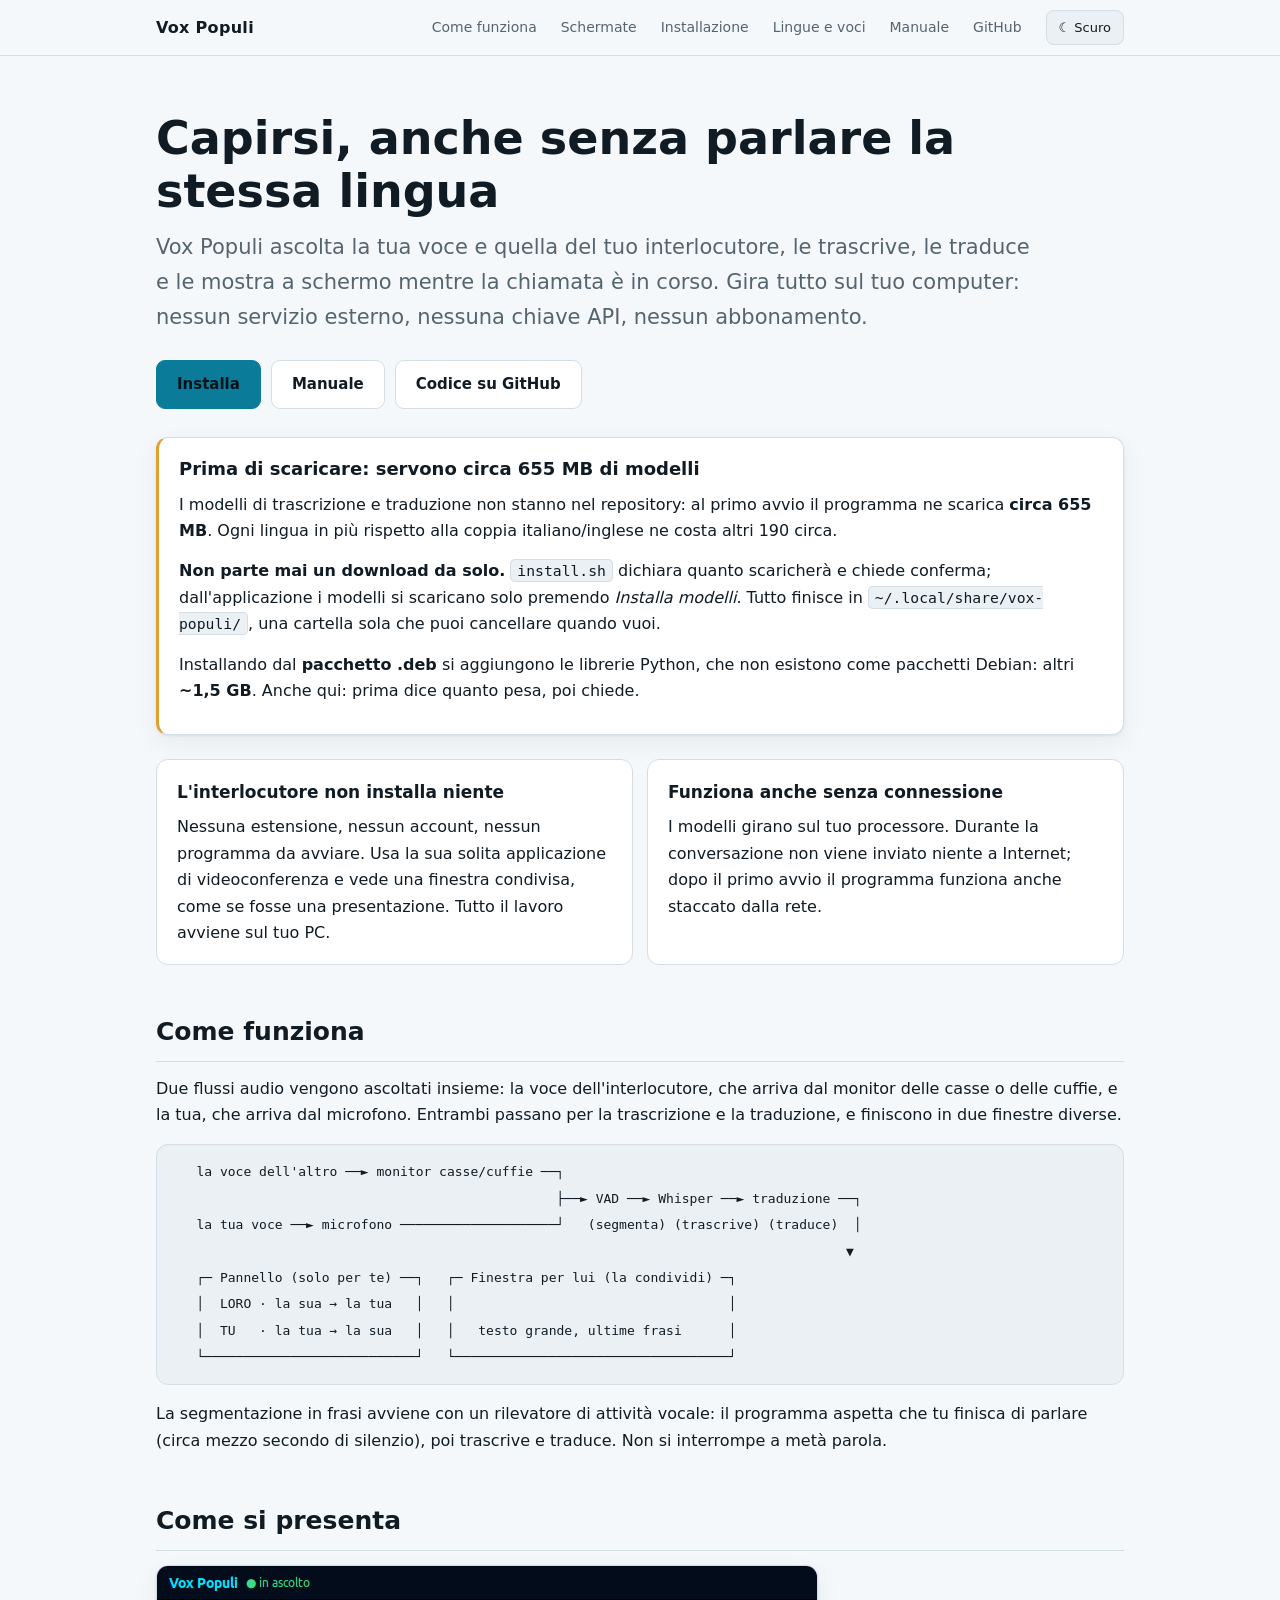
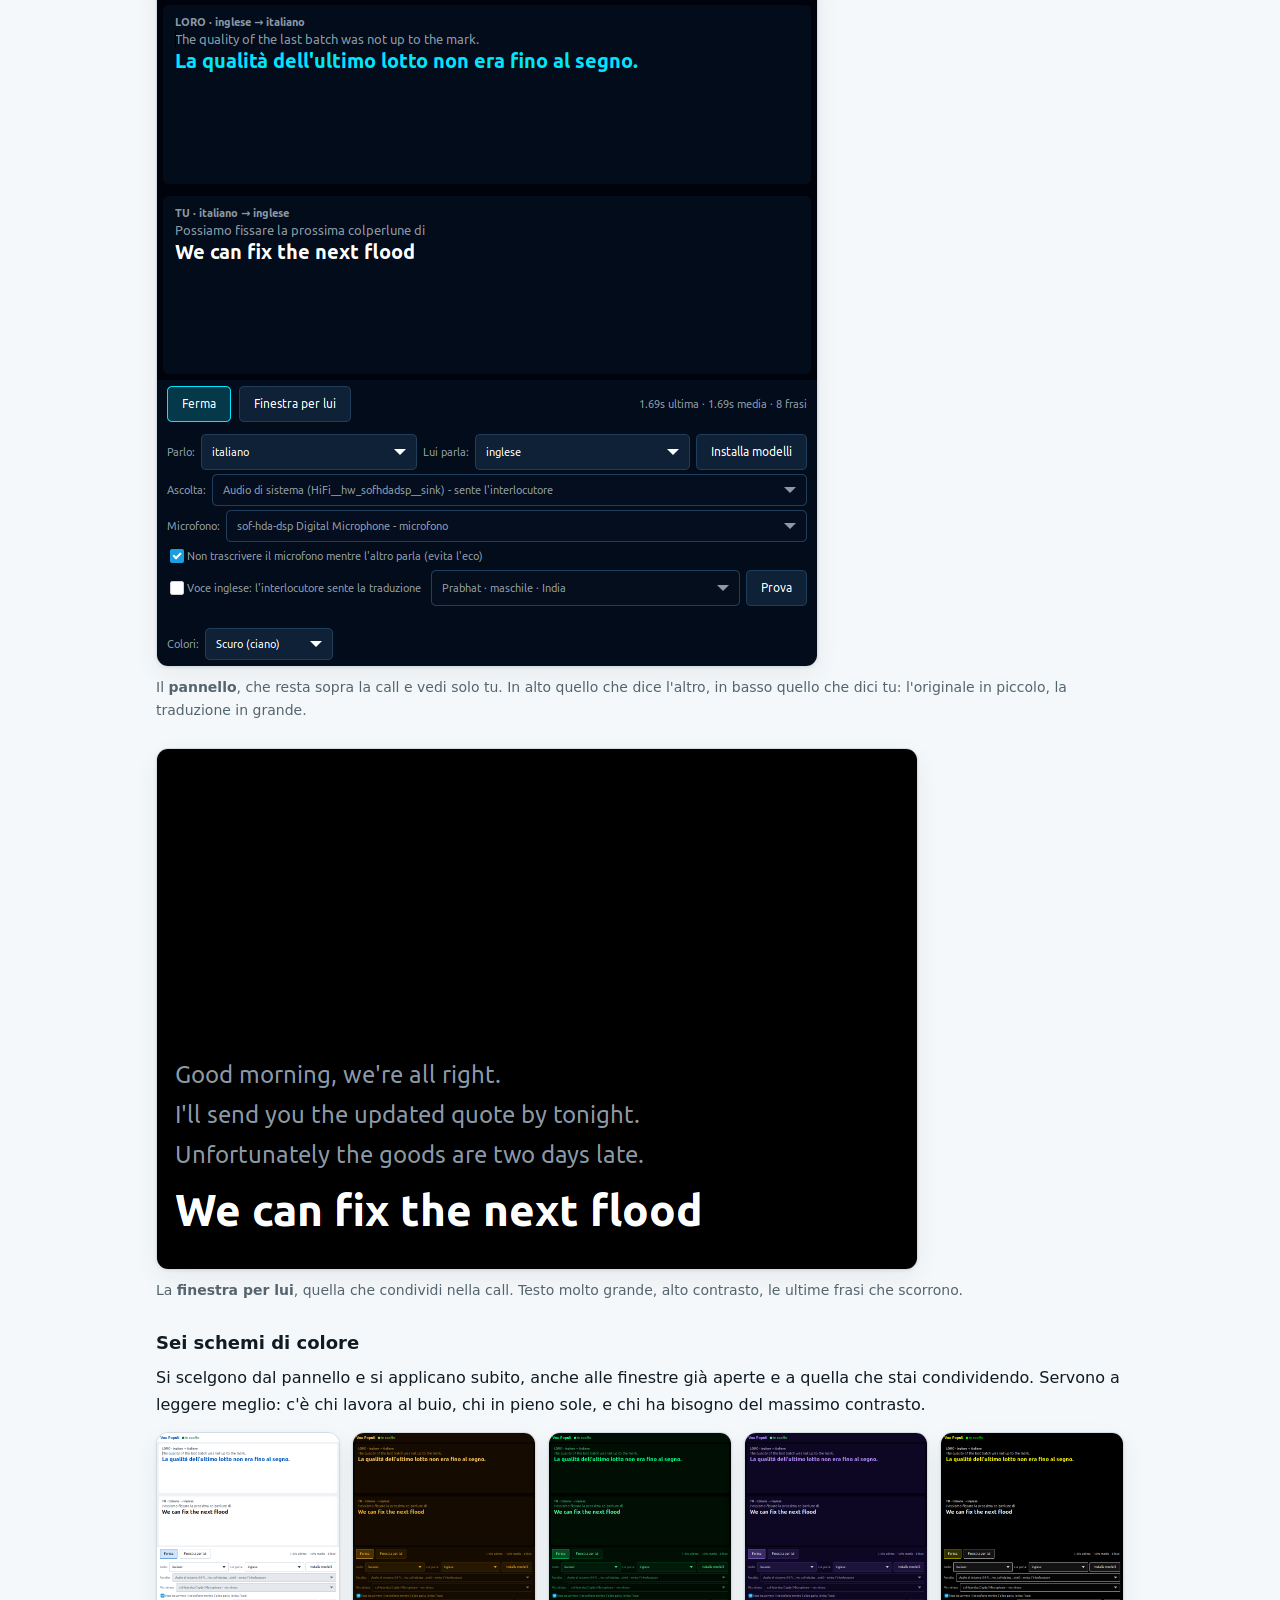
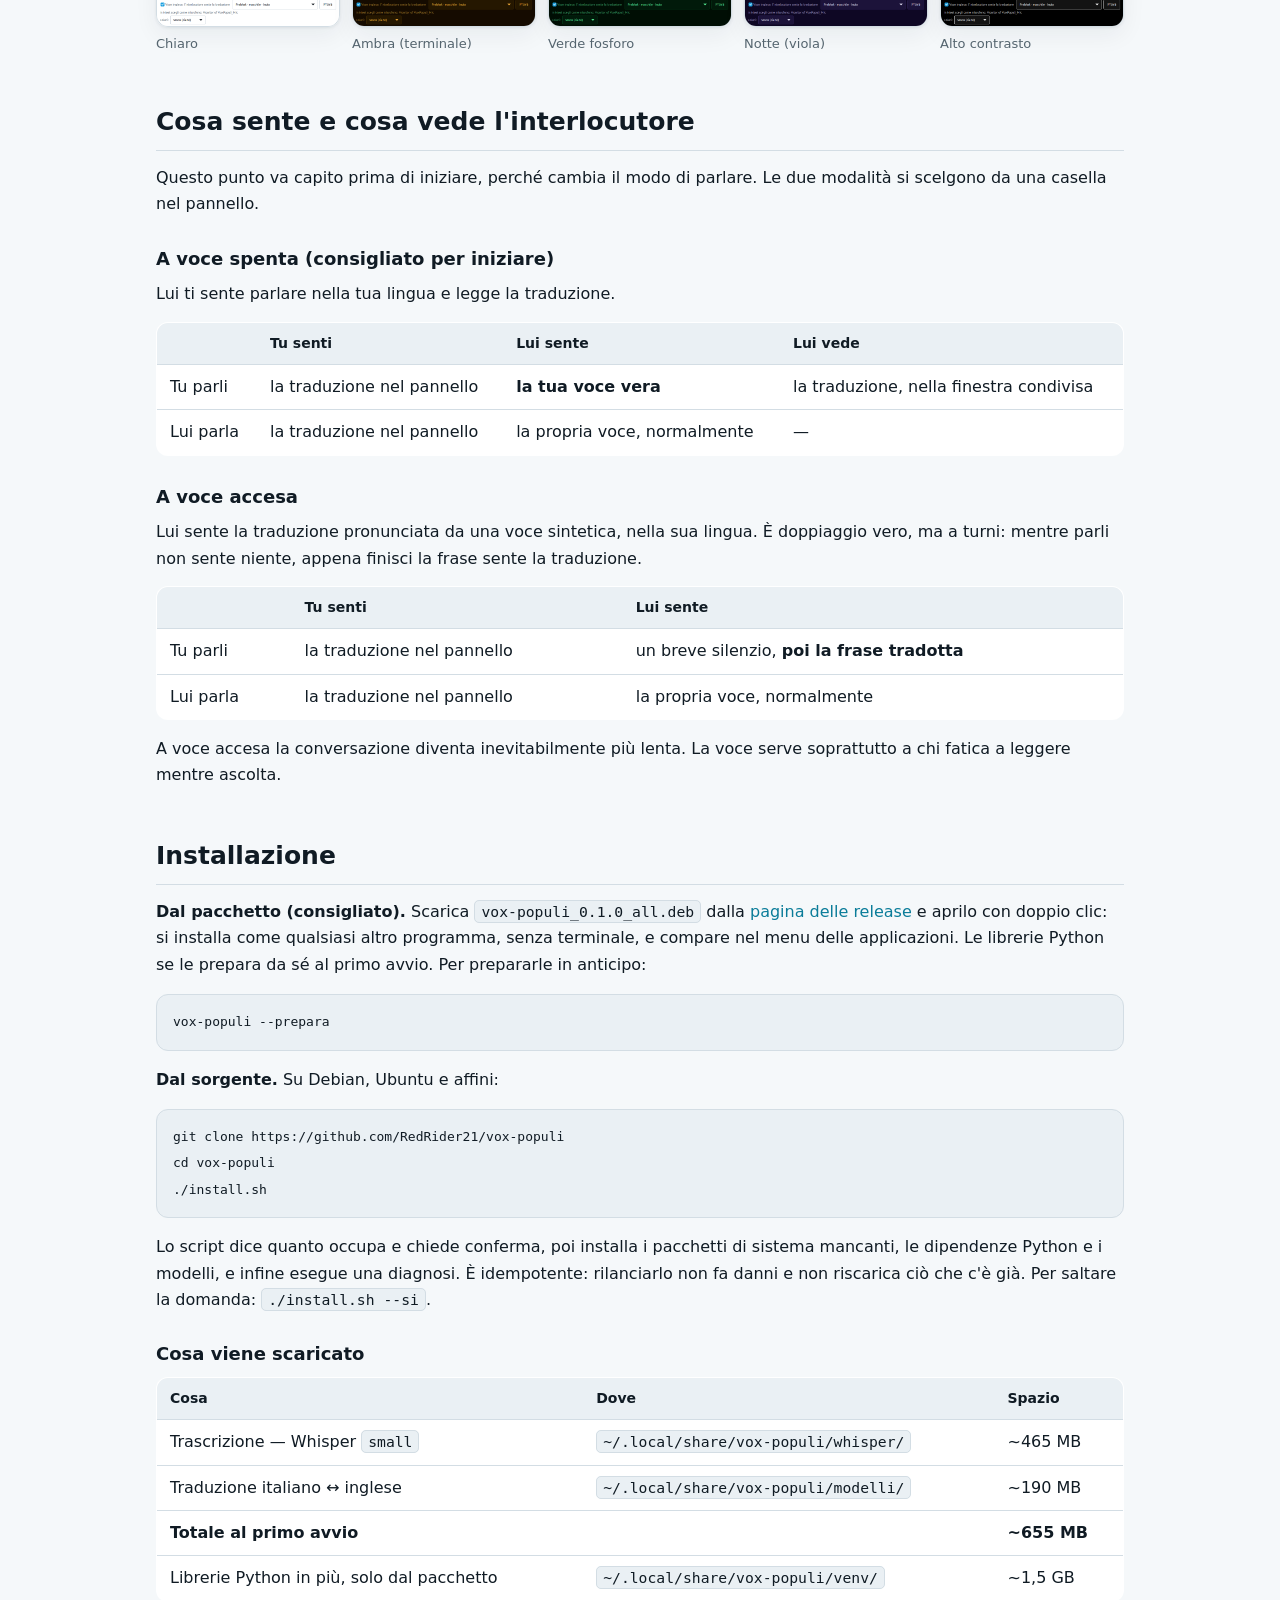
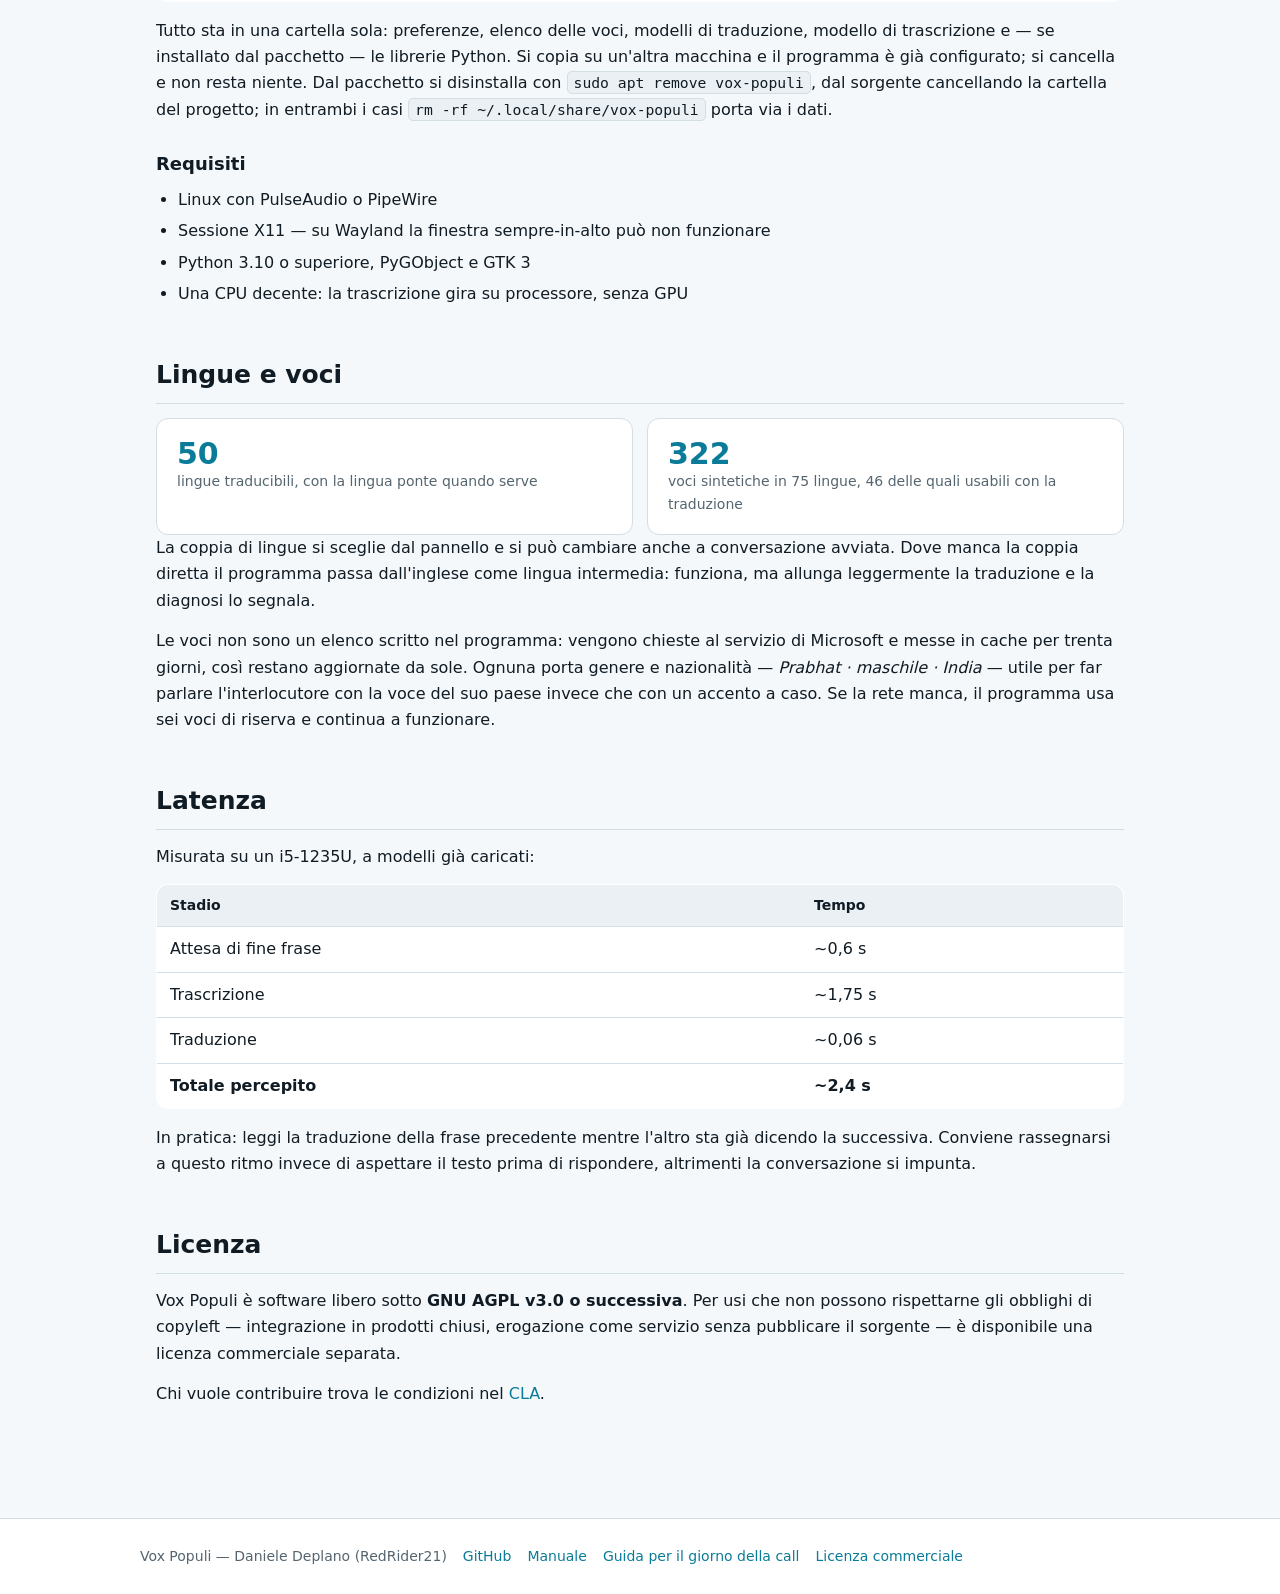
<file: docs/index.html>
<!DOCTYPE html>
<html lang="it">
<head>
<meta charset="utf-8">
<meta name="viewport" content="width=device-width, initial-scale=1">
<title>Vox Populi — traduzione simultanea per le videochiamate</title>
<meta name="description" content="Sottotitoli e voce tradotti in tempo reale per Google Meet e le altre videochiamate. Tutto in locale, nessun servizio esterno, nessuna chiave API. L'interlocutore non deve installare niente.">
<link rel="stylesheet" href="stile.css">
</head>
<body>

<header class="top">
  <div class="riga">
    <span class="marchio">Vox Populi</span>
    <nav>
      <a href="#come-funziona">Come funziona</a>
      <a href="#schermate">Schermate</a>
      <a href="#installazione">Installazione</a>
      <a href="#lingue">Lingue e voci</a>
      <a href="manuale.html">Manuale</a>
      <a href="https://github.com/RedRider21/vox-populi">GitHub</a>
    </nav>
    <button id="cambia-tema" type="button">☾ Scuro</button>
  </div>
</header>

<div class="eroe">
  <h1>Capirsi, anche senza parlare la stessa lingua</h1>
  <p class="sottotitolo">
    Vox Populi ascolta la tua voce e quella del tuo interlocutore, le trascrive,
    le traduce e le mostra a schermo mentre la chiamata è in corso. Gira tutto
    sul tuo computer: nessun servizio esterno, nessuna chiave API, nessun
    abbonamento.
  </p>
  <div class="pulsanti">
    <a class="pulsante principale" href="#installazione">Installa</a>
    <a class="pulsante" href="manuale.html">Manuale</a>
    <a class="pulsante" href="https://github.com/RedRider21/vox-populi">Codice su GitHub</a>
  </div>
</div>

<main>

<section>
  <div class="avviso attenzione">
    <h3>Prima di scaricare: servono circa 655 MB di modelli</h3>
    <p>
      I modelli di trascrizione e traduzione non stanno nel repository: al primo
      avvio il programma ne scarica <strong>circa 655 MB</strong>. Ogni lingua in
      più rispetto alla coppia italiano/inglese ne costa altri 190 circa.
    </p>
    <p>
      <strong>Non parte mai un download da solo.</strong> <code>install.sh</code>
      dichiara quanto scaricherà e chiede conferma; dall'applicazione i modelli si
      scaricano solo premendo <em>Installa modelli</em>. Tutto finisce in
      <code>~/.local/share/vox-populi/</code>, una cartella sola che puoi
      cancellare quando vuoi.
    </p>
    <p>
      Installando dal <strong>pacchetto .deb</strong> si aggiungono le librerie
      Python, che non esistono come pacchetti Debian: altri
      <strong>~1,5 GB</strong>. Anche qui: prima dice quanto pesa, poi chiede.
    </p>
  </div>

  <div class="griglia due">
    <div class="scheda">
      <h3>L'interlocutore non installa niente</h3>
      <p>
        Nessuna estensione, nessun account, nessun programma da avviare. Usa la
        sua solita applicazione di videoconferenza e vede una finestra condivisa,
        come se fosse una presentazione. Tutto il lavoro avviene sul tuo PC.
      </p>
    </div>
    <div class="scheda">
      <h3>Funziona anche senza connessione</h3>
      <p>
        I modelli girano sul tuo processore. Durante la conversazione non viene
        inviato niente a Internet; dopo il primo avvio il programma funziona
        anche staccato dalla rete.
      </p>
    </div>
  </div>
</section>

<section id="come-funziona">
  <h2>Come funziona</h2>
  <p>
    Due flussi audio vengono ascoltati insieme: la voce dell'interlocutore, che
    arriva dal monitor delle casse o delle cuffie, e la tua, che arriva dal
    microfono. Entrambi passano per la trascrizione e la traduzione, e finiscono
    in due finestre diverse.
  </p>
<pre><code>   la voce dell'altro ──► monitor casse/cuffie ──┐
                                                 ├──► VAD ──► Whisper ──► traduzione ──┐
   la tua voce ──► microfono ────────────────────┘   (segmenta) (trascrive) (traduce)  │
                                                                                      ▼
   ┌─ Pannello (solo per te) ──┐   ┌─ Finestra per lui (la condividi) ─┐
   │  LORO · la sua → la tua   │   │                                   │
   │  TU   · la tua → la sua   │   │   testo grande, ultime frasi      │
   └───────────────────────────┘   └───────────────────────────────────┘</code></pre>
  <p>
    La segmentazione in frasi avviene con un rilevatore di attività vocale: il
    programma aspetta che tu finisca di parlare (circa mezzo secondo di
    silenzio), poi trascrive e traduce. Non si interrompe a metà parola.
  </p>
</section>

<section id="schermate">
  <h2>Come si presenta</h2>

  <figure>
    <img src="img/pannello.png" alt="Il pannello con la conversazione in corso: in alto la traduzione di quello che dice l'interlocutore, in basso la propria">
    <figcaption>
      Il <strong>pannello</strong>, che resta sopra la call e vedi solo tu. In alto
      quello che dice l'altro, in basso quello che dici tu: l'originale in piccolo,
      la traduzione in grande.
    </figcaption>
  </figure>

  <figure>
    <img src="img/speaker.png" alt="La finestra condivisa con le frasi tradotte in testo molto grande">
    <figcaption>
      La <strong>finestra per lui</strong>, quella che condividi nella call. Testo
      molto grande, alto contrasto, le ultime frasi che scorrono.
    </figcaption>
  </figure>

  <h3>Sei schemi di colore</h3>
  <p>
    Si scelgono dal pannello e si applicano subito, anche alle finestre già
    aperte e a quella che stai condividendo. Servono a leggere meglio: c'è chi
    lavora al buio, chi in pieno sole, e chi ha bisogno del massimo contrasto.
  </p>
  <div class="temi">
    <figure>
      <img src="img/tema-chiaro.png" alt="Tema chiaro">
      <figcaption>Chiaro</figcaption>
    </figure>
    <figure>
      <img src="img/tema-ambra.png" alt="Tema ambra, colori da terminale">
      <figcaption>Ambra (terminale)</figcaption>
    </figure>
    <figure>
      <img src="img/tema-verde.png" alt="Tema verde fosforo">
      <figcaption>Verde fosforo</figcaption>
    </figure>
    <figure>
      <img src="img/tema-notte.png" alt="Tema notte, viola">
      <figcaption>Notte (viola)</figcaption>
    </figure>
    <figure>
      <img src="img/tema-contrasto.png" alt="Tema ad alto contrasto, bianco su nero">
      <figcaption>Alto contrasto</figcaption>
    </figure>
  </div>
</section>

<section>
  <h2>Cosa sente e cosa vede l'interlocutore</h2>
  <p>
    Questo punto va capito prima di iniziare, perché cambia il modo di parlare.
    Le due modalità si scelgono da una casella nel pannello.
  </p>

  <h3>A voce spenta (consigliato per iniziare)</h3>
  <p>Lui ti sente parlare nella tua lingua e legge la traduzione.</p>
  <table>
    <tr><th></th><th>Tu senti</th><th>Lui sente</th><th>Lui vede</th></tr>
    <tr><td>Tu parli</td><td>la traduzione nel pannello</td><td><strong>la tua voce vera</strong></td><td>la traduzione, nella finestra condivisa</td></tr>
    <tr><td>Lui parla</td><td>la traduzione nel pannello</td><td>la propria voce, normalmente</td><td>—</td></tr>
  </table>

  <h3>A voce accesa</h3>
  <p>
    Lui sente la traduzione pronunciata da una voce sintetica, nella sua lingua.
    È doppiaggio vero, ma a turni: mentre parli non sente niente, appena finisci
    la frase sente la traduzione.
  </p>
  <table>
    <tr><th></th><th>Tu senti</th><th>Lui sente</th></tr>
    <tr><td>Tu parli</td><td>la traduzione nel pannello</td><td>un breve silenzio, <strong>poi la frase tradotta</strong></td></tr>
    <tr><td>Lui parla</td><td>la traduzione nel pannello</td><td>la propria voce, normalmente</td></tr>
  </table>
  <p>
    A voce accesa la conversazione diventa inevitabilmente più lenta. La voce
    serve soprattutto a chi fatica a leggere mentre ascolta.
  </p>
</section>

<section id="installazione">
  <h2>Installazione</h2>

  <p><strong>Dal pacchetto (consigliato).</strong> Scarica
  <code>vox-populi_0.1.0_all.deb</code> dalla
  <a href="https://github.com/RedRider21/vox-populi/releases/latest">pagina delle
  release</a> e aprilo con doppio clic: si installa come qualsiasi altro
  programma, senza terminale, e compare nel menu delle applicazioni. Le librerie
  Python se le prepara da sé al primo avvio. Per prepararle in anticipo:</p>
<pre><code>vox-populi --prepara</code></pre>

  <p><strong>Dal sorgente.</strong> Su Debian, Ubuntu e affini:</p>
<pre><code>git clone https://github.com/RedRider21/vox-populi
cd vox-populi
./install.sh</code></pre>
  <p>
    Lo script dice quanto occupa e chiede conferma, poi installa i pacchetti di
    sistema mancanti, le dipendenze Python e i modelli, e infine esegue una
    diagnosi. È idempotente: rilanciarlo non fa danni e non riscarica ciò che
    c'è già. Per saltare la domanda: <code>./install.sh --si</code>.
  </p>

  <h3>Cosa viene scaricato</h3>
  <table>
    <tr><th>Cosa</th><th>Dove</th><th>Spazio</th></tr>
    <tr><td>Trascrizione — Whisper <code>small</code></td><td><code>~/.local/share/vox-populi/whisper/</code></td><td>~465 MB</td></tr>
    <tr><td>Traduzione italiano ↔ inglese</td><td><code>~/.local/share/vox-populi/modelli/</code></td><td>~190 MB</td></tr>
    <tr><td><strong>Totale al primo avvio</strong></td><td></td><td><strong>~655 MB</strong></td></tr>
    <tr><td>Librerie Python in più, solo dal pacchetto</td><td><code>~/.local/share/vox-populi/venv/</code></td><td>~1,5 GB</td></tr>
  </table>
  <p>
    Tutto sta in una cartella sola: preferenze, elenco delle voci, modelli di
    traduzione, modello di trascrizione e — se installato dal pacchetto — le
    librerie Python. Si copia su un'altra macchina e il programma è già
    configurato; si cancella e non resta niente. Dal pacchetto si disinstalla con
    <code>sudo apt remove vox-populi</code>, dal sorgente cancellando la cartella
    del progetto; in entrambi i casi
    <code>rm -rf ~/.local/share/vox-populi</code> porta via i dati.
  </p>

  <h3>Requisiti</h3>
  <ul>
    <li>Linux con PulseAudio o PipeWire</li>
    <li>Sessione X11 — su Wayland la finestra sempre-in-alto può non funzionare</li>
    <li>Python 3.10 o superiore, PyGObject e GTK 3</li>
    <li>Una CPU decente: la trascrizione gira su processore, senza GPU</li>
  </ul>
</section>

<section id="lingue">
  <h2>Lingue e voci</h2>
  <div class="griglia due">
    <div class="scheda">
      <div class="numero">50</div>
      <div class="etichetta">lingue traducibili, con la lingua ponte quando serve</div>
    </div>
    <div class="scheda">
      <div class="numero">322</div>
      <div class="etichetta">voci sintetiche in 75 lingue, 46 delle quali usabili con la traduzione</div>
    </div>
  </div>
  <p>
    La coppia di lingue si sceglie dal pannello e si può cambiare anche a
    conversazione avviata. Dove manca la coppia diretta il programma passa
    dall'inglese come lingua intermedia: funziona, ma allunga leggermente la
    traduzione e la diagnosi lo segnala.
  </p>
  <p>
    Le voci non sono un elenco scritto nel programma: vengono chieste al
    servizio di Microsoft e messe in cache per trenta giorni, così restano
    aggiornate da sole. Ognuna porta genere e nazionalità — <em>Prabhat ·
    maschile · India</em> — utile per far parlare l'interlocutore con la voce del
    suo paese invece che con un accento a caso. Se la rete manca, il programma
    usa sei voci di riserva e continua a funzionare.
  </p>
</section>

<section>
  <h2>Latenza</h2>
  <p>Misurata su un i5-1235U, a modelli già caricati:</p>
  <table>
    <tr><th>Stadio</th><th>Tempo</th></tr>
    <tr><td>Attesa di fine frase</td><td>~0,6 s</td></tr>
    <tr><td>Trascrizione</td><td>~1,75 s</td></tr>
    <tr><td>Traduzione</td><td>~0,06 s</td></tr>
    <tr><td><strong>Totale percepito</strong></td><td><strong>~2,4 s</strong></td></tr>
  </table>
  <p>
    In pratica: leggi la traduzione della frase precedente mentre l'altro sta già
    dicendo la successiva. Conviene rassegnarsi a questo ritmo invece di
    aspettare il testo prima di rispondere, altrimenti la conversazione si
    impunta.
  </p>
</section>

<section>
  <h2>Licenza</h2>
  <p>
    Vox Populi è software libero sotto <strong>GNU AGPL v3.0 o successiva</strong>.
    Per usi che non possono rispettarne gli obblighi di copyleft — integrazione in
    prodotti chiusi, erogazione come servizio senza pubblicare il sorgente — è
    disponibile una licenza commerciale separata.
  </p>
  <p>
    Chi vuole contribuire trova le condizioni nel
    <a href="https://github.com/RedRider21/vox-populi/blob/master/CLA.md">CLA</a>.
  </p>
</section>

</main>

<footer>
  <div class="riga">
    <span>Vox Populi — Daniele Deplano (RedRider21)</span>
    <a href="https://github.com/RedRider21/vox-populi">GitHub</a>
    <a href="manuale.html">Manuale</a>
    <a href="guida-call.html">Guida per il giorno della call</a>
    <a href="https://github.com/RedRider21/vox-populi/blob/master/COMMERCIAL.md">Licenza commerciale</a>
  </div>
</footer>

<button id="torna-su" type="button" aria-label="Torna su">↑</button>

<script src="sito.js"></script>
</body>
</html>
</file>
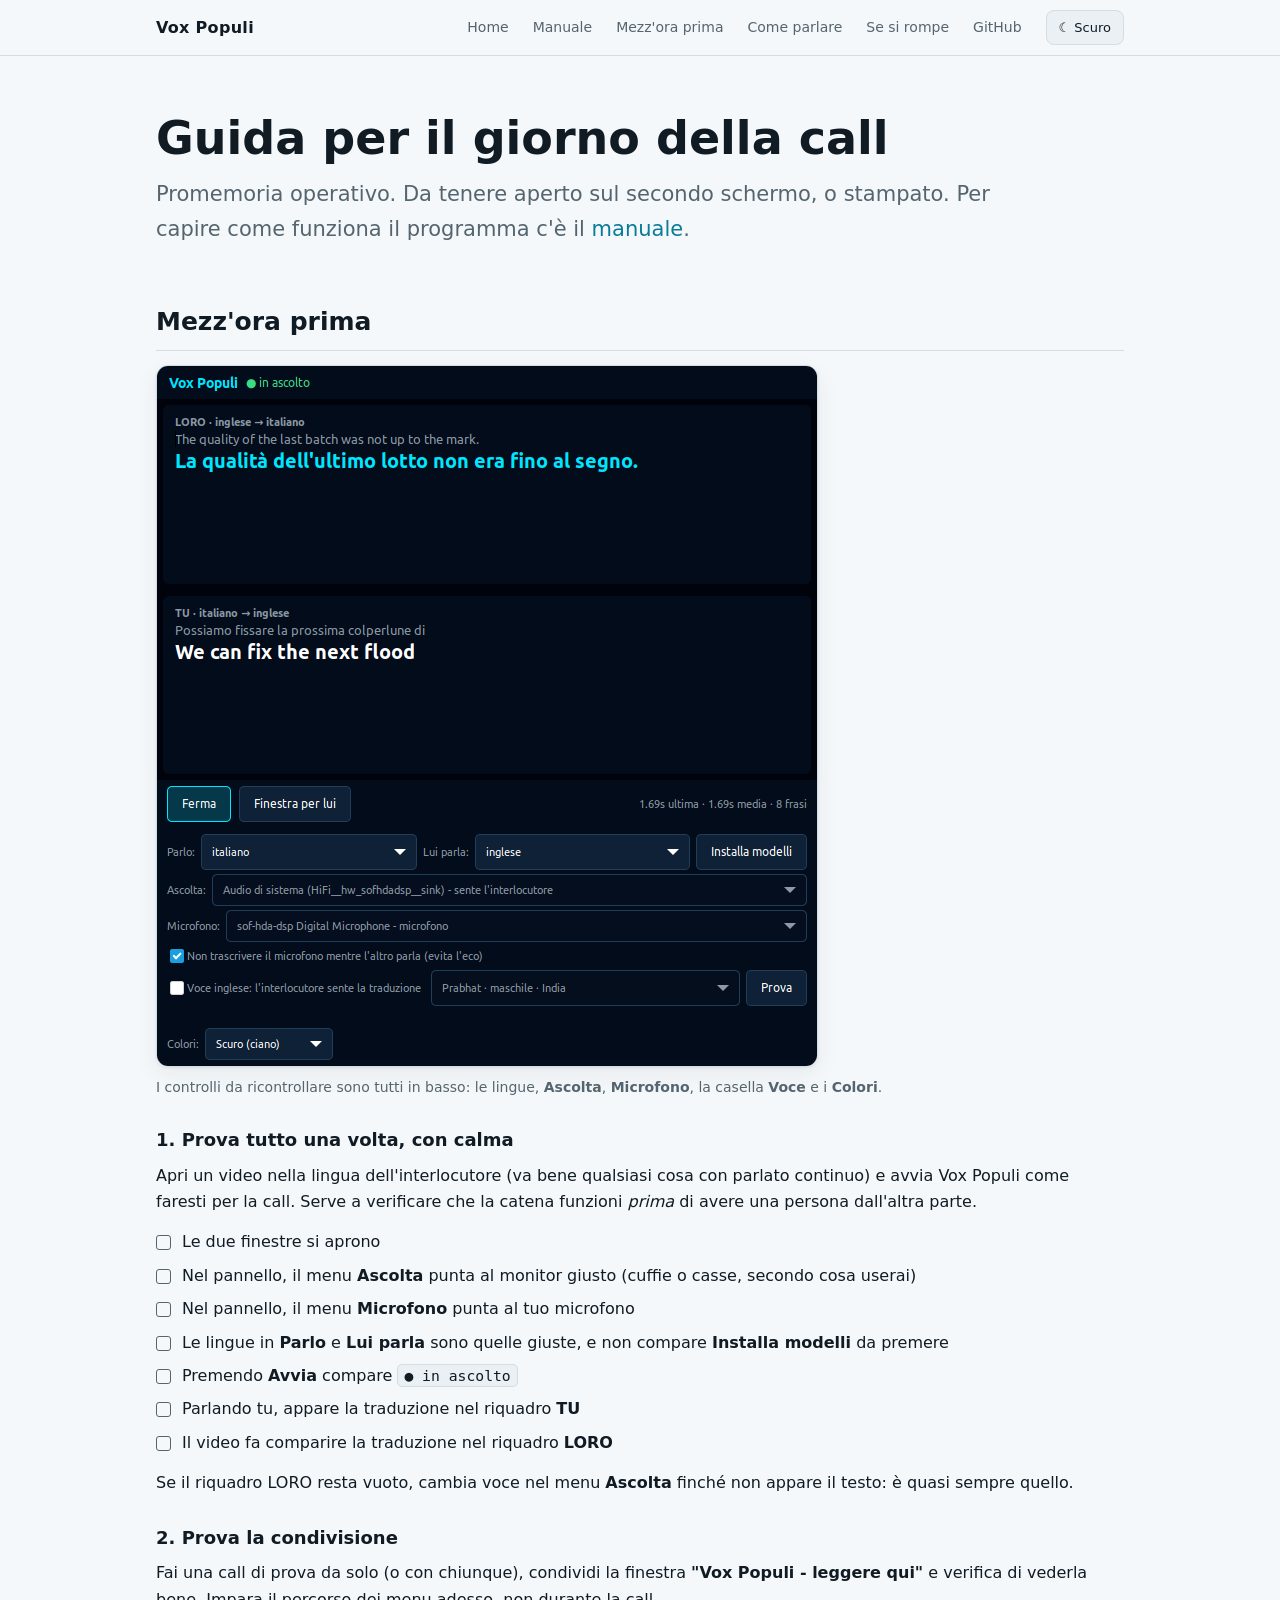
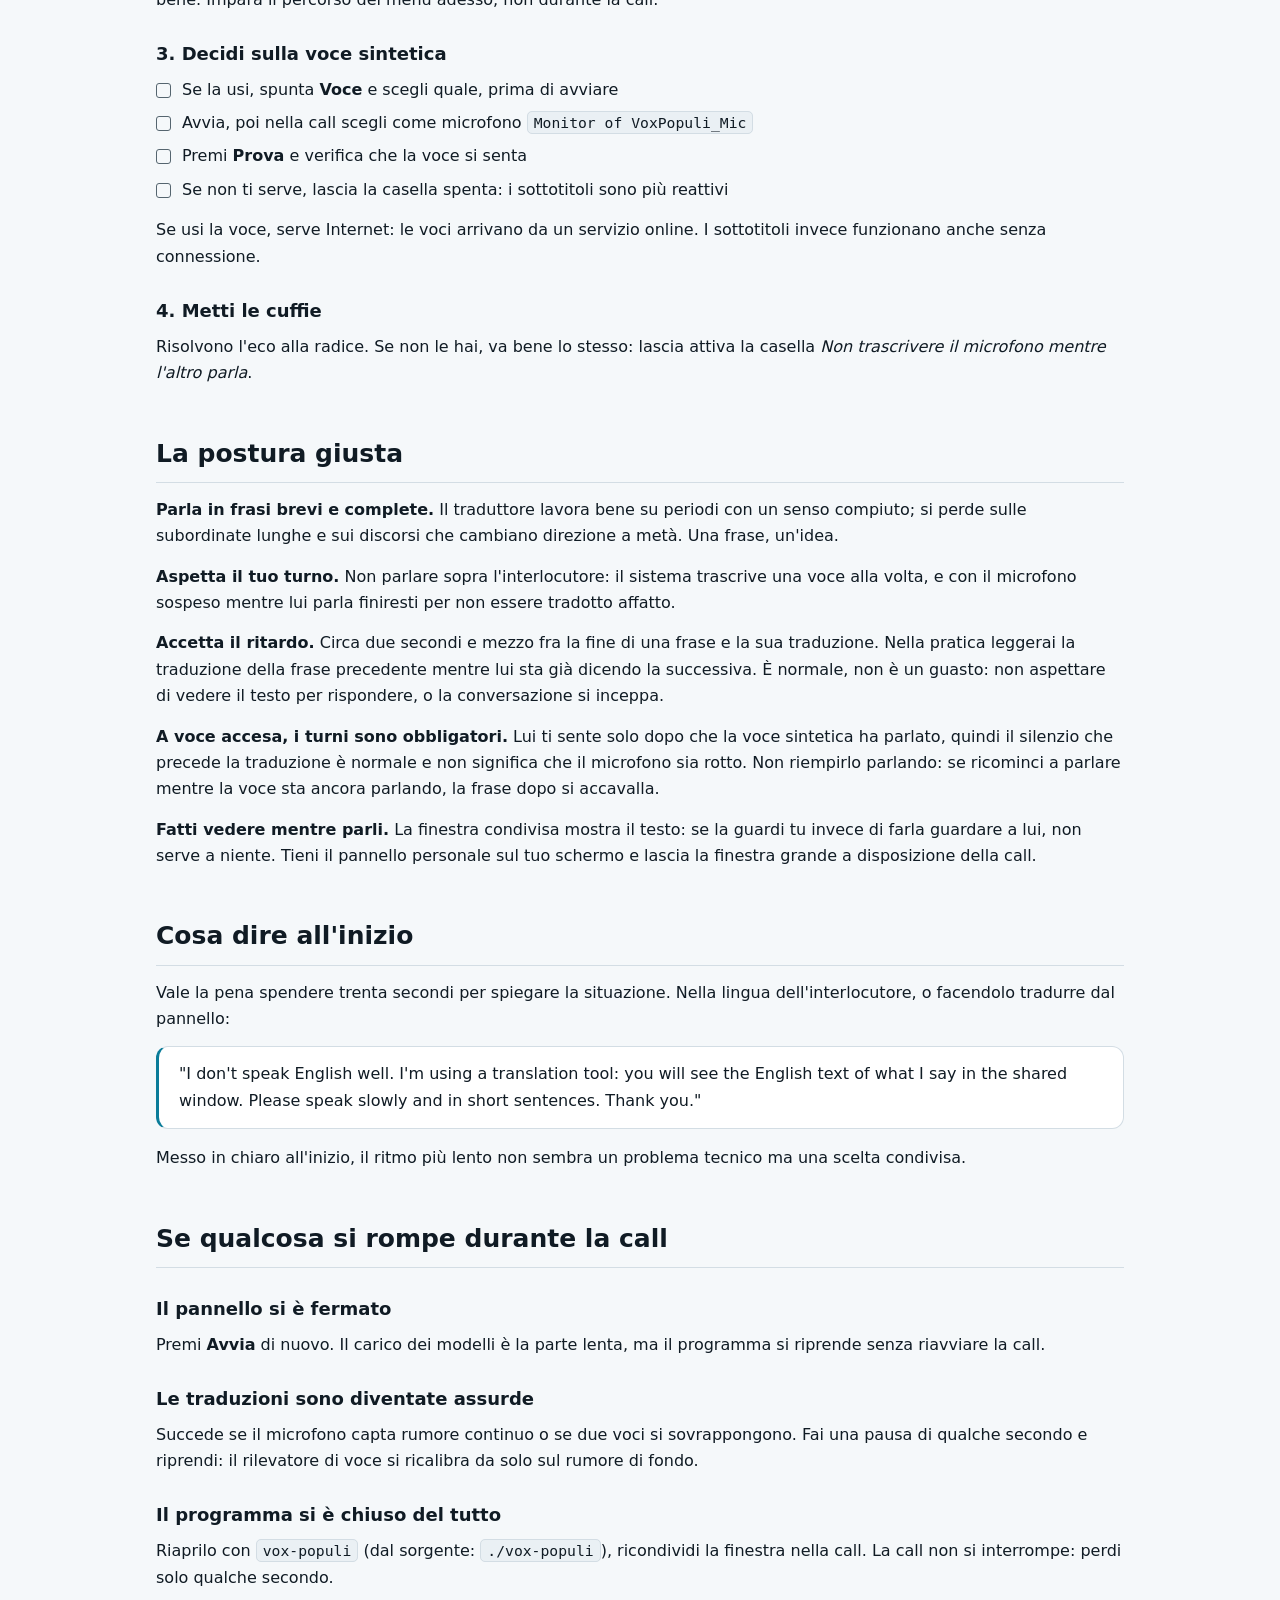
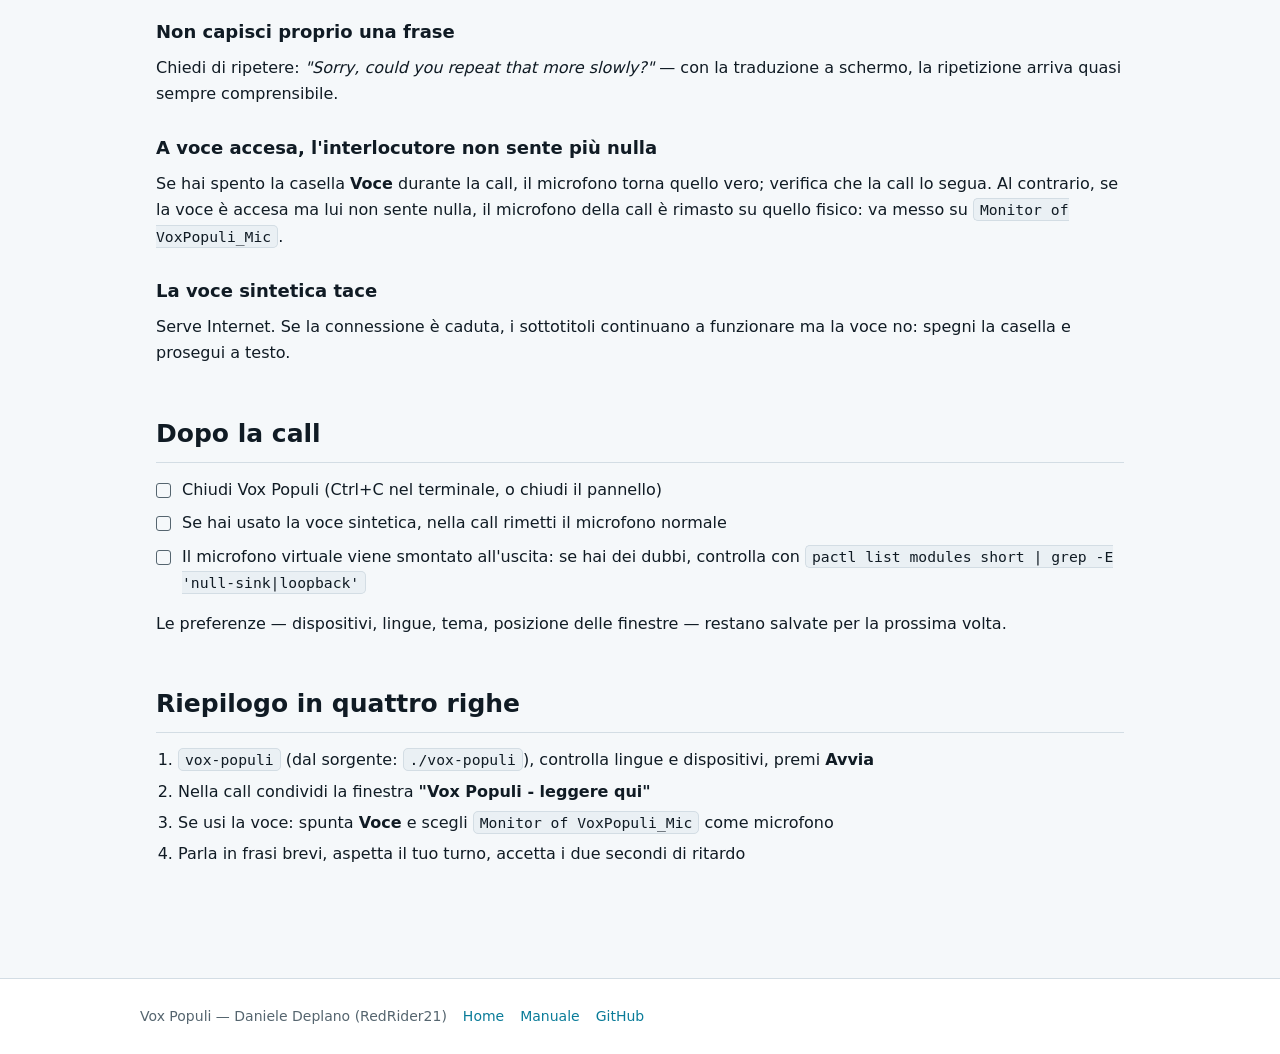
<file: docs/guida-call.html>
<!DOCTYPE html>
<html lang="it">
<head>
<meta charset="utf-8">
<meta name="viewport" content="width=device-width, initial-scale=1">
<title>Guida per il giorno della call — Vox Populi</title>
<meta name="description" content="Promemoria operativo per il giorno della videochiamata con Vox Populi: cosa provare mezz'ora prima, come parlare, cosa dire all'inizio, cosa fare se qualcosa si rompe.">
<link rel="stylesheet" href="stile.css">
<style>
  /* Le caselle di spunta sono promemoria da leggere, non da premere: qui
     restano quadratini vuoti, come su carta. */
  .lista-spunta { list-style: none; padding-left: 0; }
  .lista-spunta li { padding-left: 26px; position: relative; margin-bottom: 7px; }
  .lista-spunta li::before {
    content: ""; position: absolute; left: 0; top: 6px;
    width: 13px; height: 13px; border: 1.5px solid var(--testo-tenue);
    border-radius: 3px;
  }
  blockquote {
    margin: 0 0 16px; padding: 14px 20px;
    background: var(--fondo-2); border: 1px solid var(--bordo);
    border-left: 3px solid var(--accent); border-radius: var(--raggio);
  }
  blockquote p:last-child { margin-bottom: 0; }
</style>
</head>
<body>

<header class="top">
  <div class="riga">
    <span class="marchio"><a href="index.html" style="color:inherit">Vox Populi</a></span>
    <nav>
      <a href="index.html">Home</a>
      <a href="manuale.html">Manuale</a>
      <a href="#prima">Mezz'ora prima</a>
      <a href="#postura">Come parlare</a>
      <a href="#guasti">Se si rompe</a>
      <a href="https://github.com/RedRider21/vox-populi">GitHub</a>
    </nav>
    <button id="cambia-tema" type="button">☾ Scuro</button>
  </div>
</header>

<div class="eroe">
  <h1>Guida per il giorno della call</h1>
  <p class="sottotitolo">
    Promemoria operativo. Da tenere aperto sul secondo schermo, o stampato.
    Per capire come funziona il programma c'è il <a href="manuale.html">manuale</a>.
  </p>
</div>

<main>

<section id="prima">
  <h2>Mezz'ora prima</h2>

  <figure>
    <img src="img/pannello.png" alt="Il pannello, con in basso i menu delle lingue, di Ascolta, Microfono, la casella della voce e i Colori">
    <figcaption>
      I controlli da ricontrollare sono tutti in basso: le lingue, <strong>Ascolta</strong>,
      <strong>Microfono</strong>, la casella <strong>Voce</strong> e i <strong>Colori</strong>.
    </figcaption>
  </figure>

  <h3>1. Prova tutto una volta, con calma</h3>
  <p>
    Apri un video nella lingua dell'interlocutore (va bene qualsiasi cosa con
    parlato continuo) e avvia Vox Populi come faresti per la call. Serve a
    verificare che la catena funzioni <em>prima</em> di avere una persona
    dall'altra parte.
  </p>
  <ul class="lista-spunta">
    <li>Le due finestre si aprono</li>
    <li>Nel pannello, il menu <strong>Ascolta</strong> punta al monitor giusto (cuffie o casse, secondo cosa userai)</li>
    <li>Nel pannello, il menu <strong>Microfono</strong> punta al tuo microfono</li>
    <li>Le lingue in <strong>Parlo</strong> e <strong>Lui parla</strong> sono quelle giuste, e non compare <strong>Installa modelli</strong> da premere</li>
    <li>Premendo <strong>Avvia</strong> compare <code>● in ascolto</code></li>
    <li>Parlando tu, appare la traduzione nel riquadro <strong>TU</strong></li>
    <li>Il video fa comparire la traduzione nel riquadro <strong>LORO</strong></li>
  </ul>
  <p>
    Se il riquadro LORO resta vuoto, cambia voce nel menu <strong>Ascolta</strong>
    finché non appare il testo: è quasi sempre quello.
  </p>

  <h3>2. Prova la condivisione</h3>
  <p>
    Fai una call di prova da solo (o con chiunque), condividi la finestra
    <strong>"Vox Populi - leggere qui"</strong> e verifica di vederla bene. Impara
    il percorso dei menu adesso, non durante la call.
  </p>

  <h3>3. Decidi sulla voce sintetica</h3>
  <ul class="lista-spunta">
    <li>Se la usi, spunta <strong>Voce</strong> e scegli quale, prima di avviare</li>
    <li>Avvia, poi nella call scegli come microfono <code>Monitor of VoxPopuli_Mic</code></li>
    <li>Premi <strong>Prova</strong> e verifica che la voce si senta</li>
    <li>Se non ti serve, lascia la casella spenta: i sottotitoli sono più reattivi</li>
  </ul>
  <p>
    Se usi la voce, serve Internet: le voci arrivano da un servizio online. I
    sottotitoli invece funzionano anche senza connessione.
  </p>

  <h3>4. Metti le cuffie</h3>
  <p>
    Risolvono l'eco alla radice. Se non le hai, va bene lo stesso: lascia attiva
    la casella <em>Non trascrivere il microfono mentre l'altro parla</em>.
  </p>
</section>

<section id="postura">
  <h2>La postura giusta</h2>

  <p>
    <strong>Parla in frasi brevi e complete.</strong> Il traduttore lavora bene su
    periodi con un senso compiuto; si perde sulle subordinate lunghe e sui
    discorsi che cambiano direzione a metà. Una frase, un'idea.
  </p>
  <p>
    <strong>Aspetta il tuo turno.</strong> Non parlare sopra l'interlocutore: il
    sistema trascrive una voce alla volta, e con il microfono sospeso mentre lui
    parla finiresti per non essere tradotto affatto.
  </p>
  <p>
    <strong>Accetta il ritardo.</strong> Circa due secondi e mezzo fra la fine di
    una frase e la sua traduzione. Nella pratica leggerai la traduzione della
    frase precedente mentre lui sta già dicendo la successiva. È normale, non è un
    guasto: non aspettare di vedere il testo per rispondere, o la conversazione si
    inceppa.
  </p>
  <p>
    <strong>A voce accesa, i turni sono obbligatori.</strong> Lui ti sente solo
    dopo che la voce sintetica ha parlato, quindi il silenzio che precede la
    traduzione è normale e non significa che il microfono sia rotto. Non riempirlo
    parlando: se ricominci a parlare mentre la voce sta ancora parlando, la frase
    dopo si accavalla.
  </p>
  <p>
    <strong>Fatti vedere mentre parli.</strong> La finestra condivisa mostra il
    testo: se la guardi tu invece di farla guardare a lui, non serve a niente.
    Tieni il pannello personale sul tuo schermo e lascia la finestra grande a
    disposizione della call.
  </p>
</section>

<section id="inizio">
  <h2>Cosa dire all'inizio</h2>
  <p>
    Vale la pena spendere trenta secondi per spiegare la situazione. Nella lingua
    dell'interlocutore, o facendolo tradurre dal pannello:
  </p>
  <blockquote>
    <p>
      "I don't speak English well. I'm using a translation tool: you will see the
      English text of what I say in the shared window. Please speak slowly and in
      short sentences. Thank you."
    </p>
  </blockquote>
  <p>
    Messo in chiaro all'inizio, il ritmo più lento non sembra un problema tecnico
    ma una scelta condivisa.
  </p>
</section>

<section id="guasti">
  <h2>Se qualcosa si rompe durante la call</h2>

  <h3>Il pannello si è fermato</h3>
  <p>
    Premi <strong>Avvia</strong> di nuovo. Il carico dei modelli è la parte lenta,
    ma il programma si riprende senza riavviare la call.
  </p>

  <h3>Le traduzioni sono diventate assurde</h3>
  <p>
    Succede se il microfono capta rumore continuo o se due voci si sovrappongono.
    Fai una pausa di qualche secondo e riprendi: il rilevatore di voce si
    ricalibra da solo sul rumore di fondo.
  </p>

  <h3>Il programma si è chiuso del tutto</h3>
  <p>
    Riaprilo con <code>vox-populi</code> (dal sorgente: <code>./vox-populi</code>), ricondividi la finestra nella call. La
    call non si interrompe: perdi solo qualche secondo.
  </p>

  <h3>Non capisci proprio una frase</h3>
  <p>
    Chiedi di ripetere: <em>"Sorry, could you repeat that more slowly?"</em> — con
    la traduzione a schermo, la ripetizione arriva quasi sempre comprensibile.
  </p>

  <h3>A voce accesa, l'interlocutore non sente più nulla</h3>
  <p>
    Se hai spento la casella <strong>Voce</strong> durante la call, il microfono
    torna quello vero; verifica che la call lo segua. Al contrario, se la voce è
    accesa ma lui non sente nulla, il microfono della call è rimasto su quello
    fisico: va messo su <code>Monitor of VoxPopuli_Mic</code>.
  </p>

  <h3>La voce sintetica tace</h3>
  <p>
    Serve Internet. Se la connessione è caduta, i sottotitoli continuano a
    funzionare ma la voce no: spegni la casella e prosegui a testo.
  </p>
</section>

<section id="dopo">
  <h2>Dopo la call</h2>
  <ul class="lista-spunta">
    <li>Chiudi Vox Populi (Ctrl+C nel terminale, o chiudi il pannello)</li>
    <li>Se hai usato la voce sintetica, nella call rimetti il microfono normale</li>
    <li>Il microfono virtuale viene smontato all'uscita: se hai dei dubbi, controlla con <code>pactl list modules short | grep -E 'null-sink|loopback'</code></li>
  </ul>
  <p>
    Le preferenze — dispositivi, lingue, tema, posizione delle finestre — restano
    salvate per la prossima volta.
  </p>
</section>

<section id="riepilogo">
  <h2>Riepilogo in quattro righe</h2>
  <ol>
    <li><code>vox-populi</code> (dal sorgente: <code>./vox-populi</code>), controlla lingue e dispositivi, premi <strong>Avvia</strong></li>
    <li>Nella call condividi la finestra <strong>"Vox Populi - leggere qui"</strong></li>
    <li>Se usi la voce: spunta <strong>Voce</strong> e scegli <code>Monitor of VoxPopuli_Mic</code> come microfono</li>
    <li>Parla in frasi brevi, aspetta il tuo turno, accetta i due secondi di ritardo</li>
  </ol>
</section>

</main>

<footer>
  <div class="riga">
    <span>Vox Populi — Daniele Deplano (RedRider21)</span>
    <a href="index.html">Home</a>
    <a href="manuale.html">Manuale</a>
    <a href="https://github.com/RedRider21/vox-populi">GitHub</a>
  </div>
</footer>

<button id="torna-su" type="button" aria-label="Torna su">↑</button>

<script src="sito.js"></script>
</body>
</html>
</file>
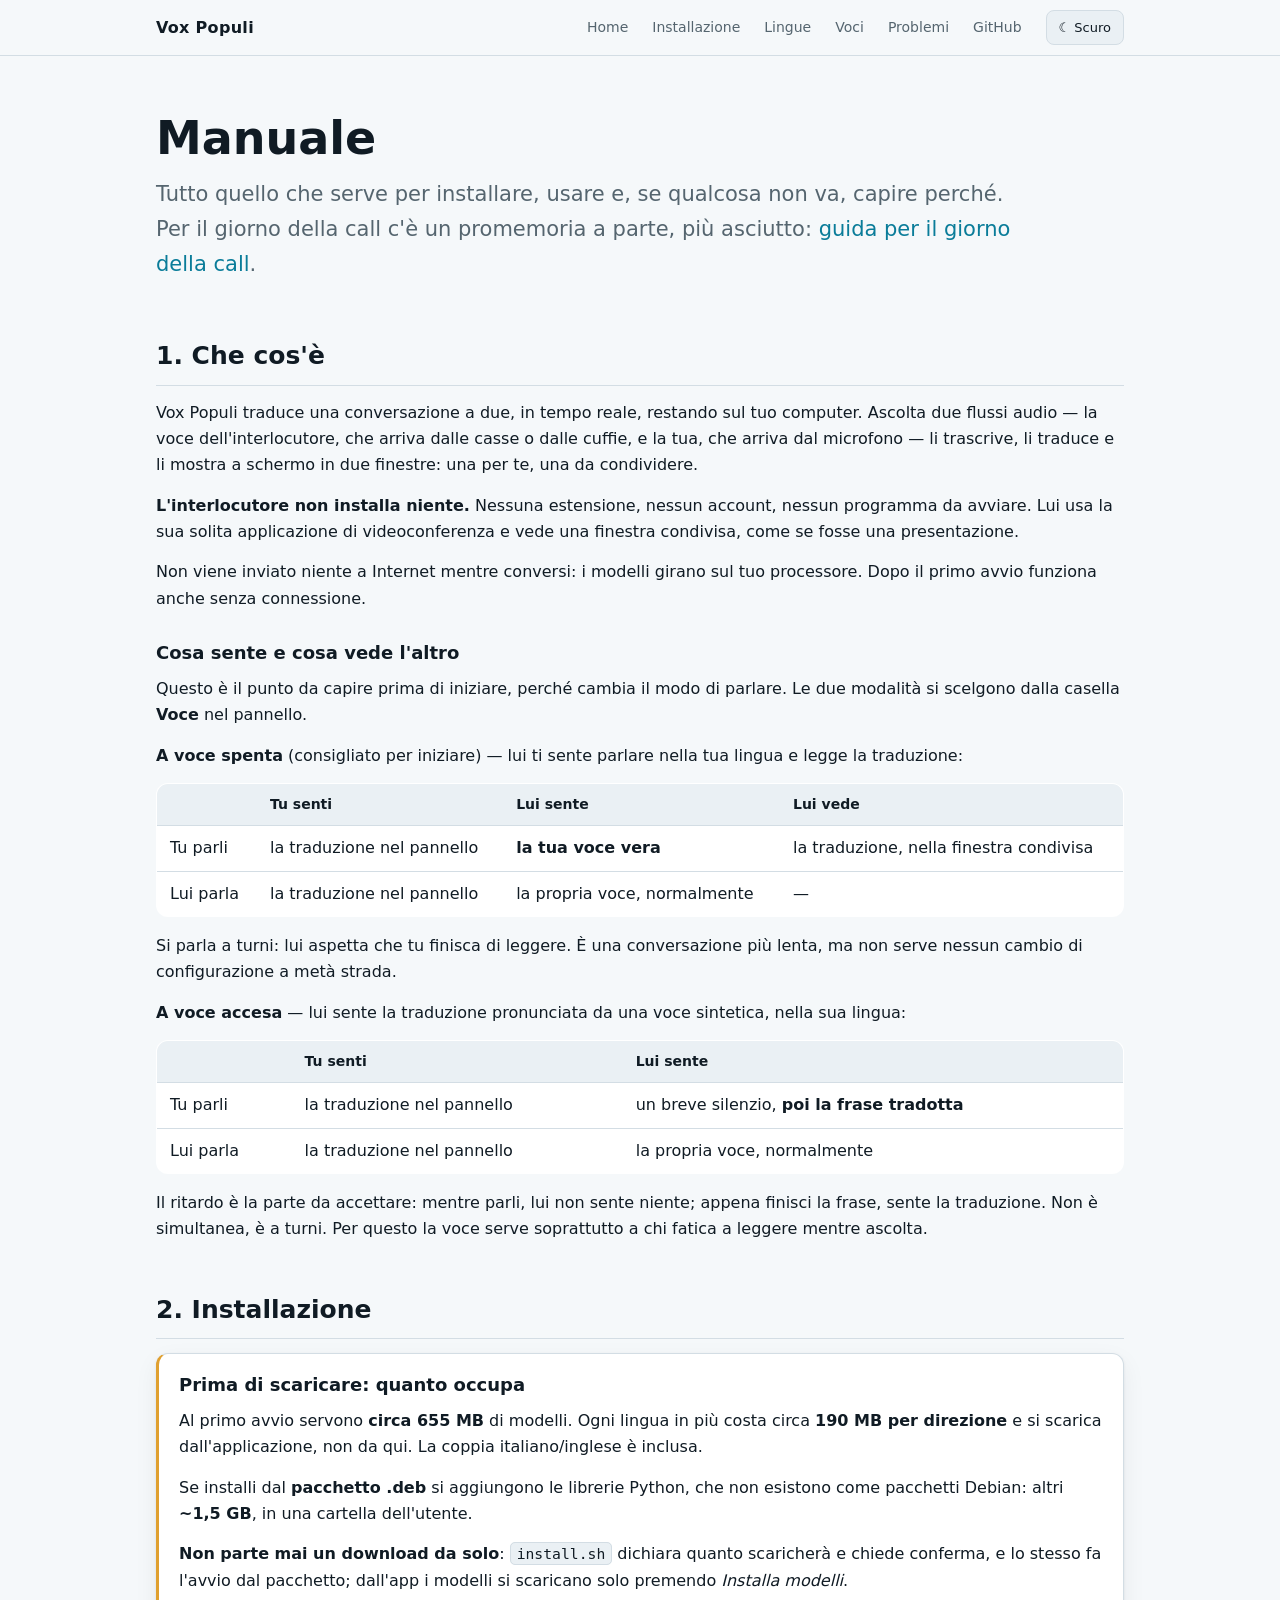
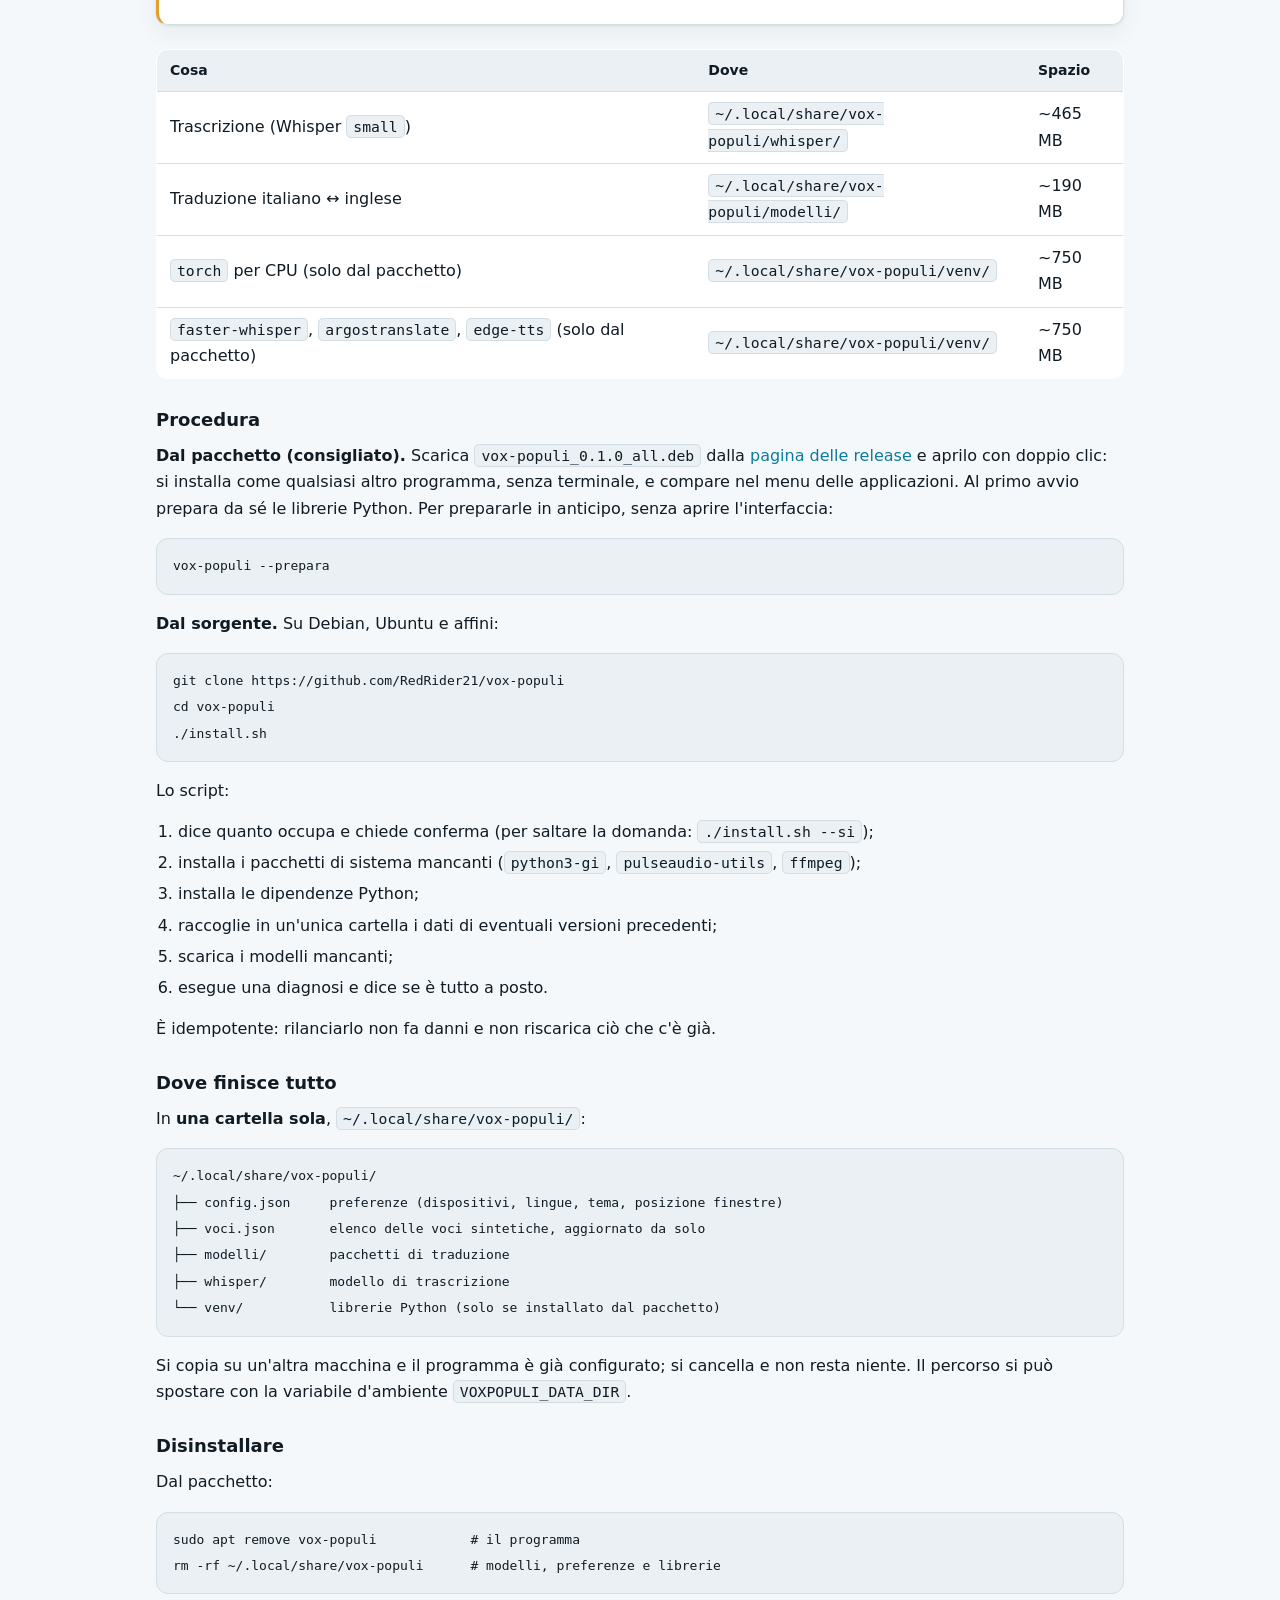
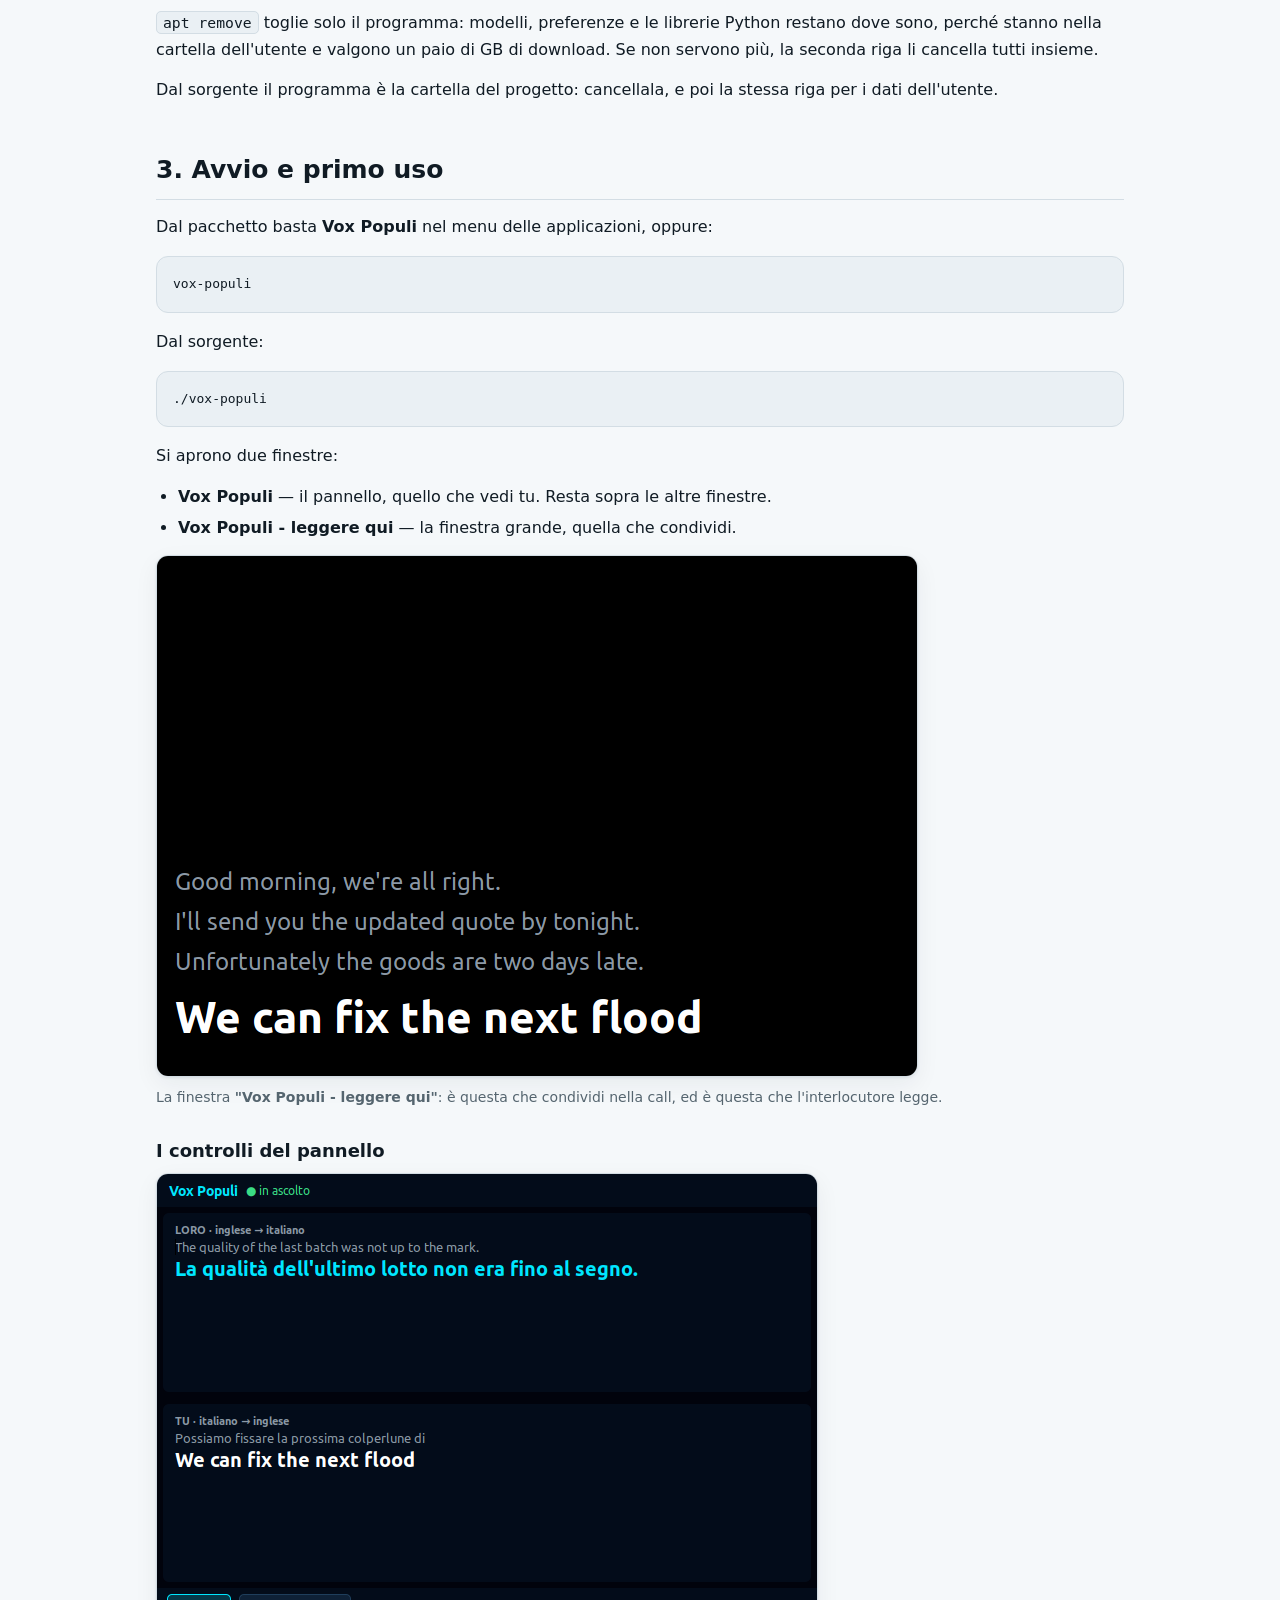
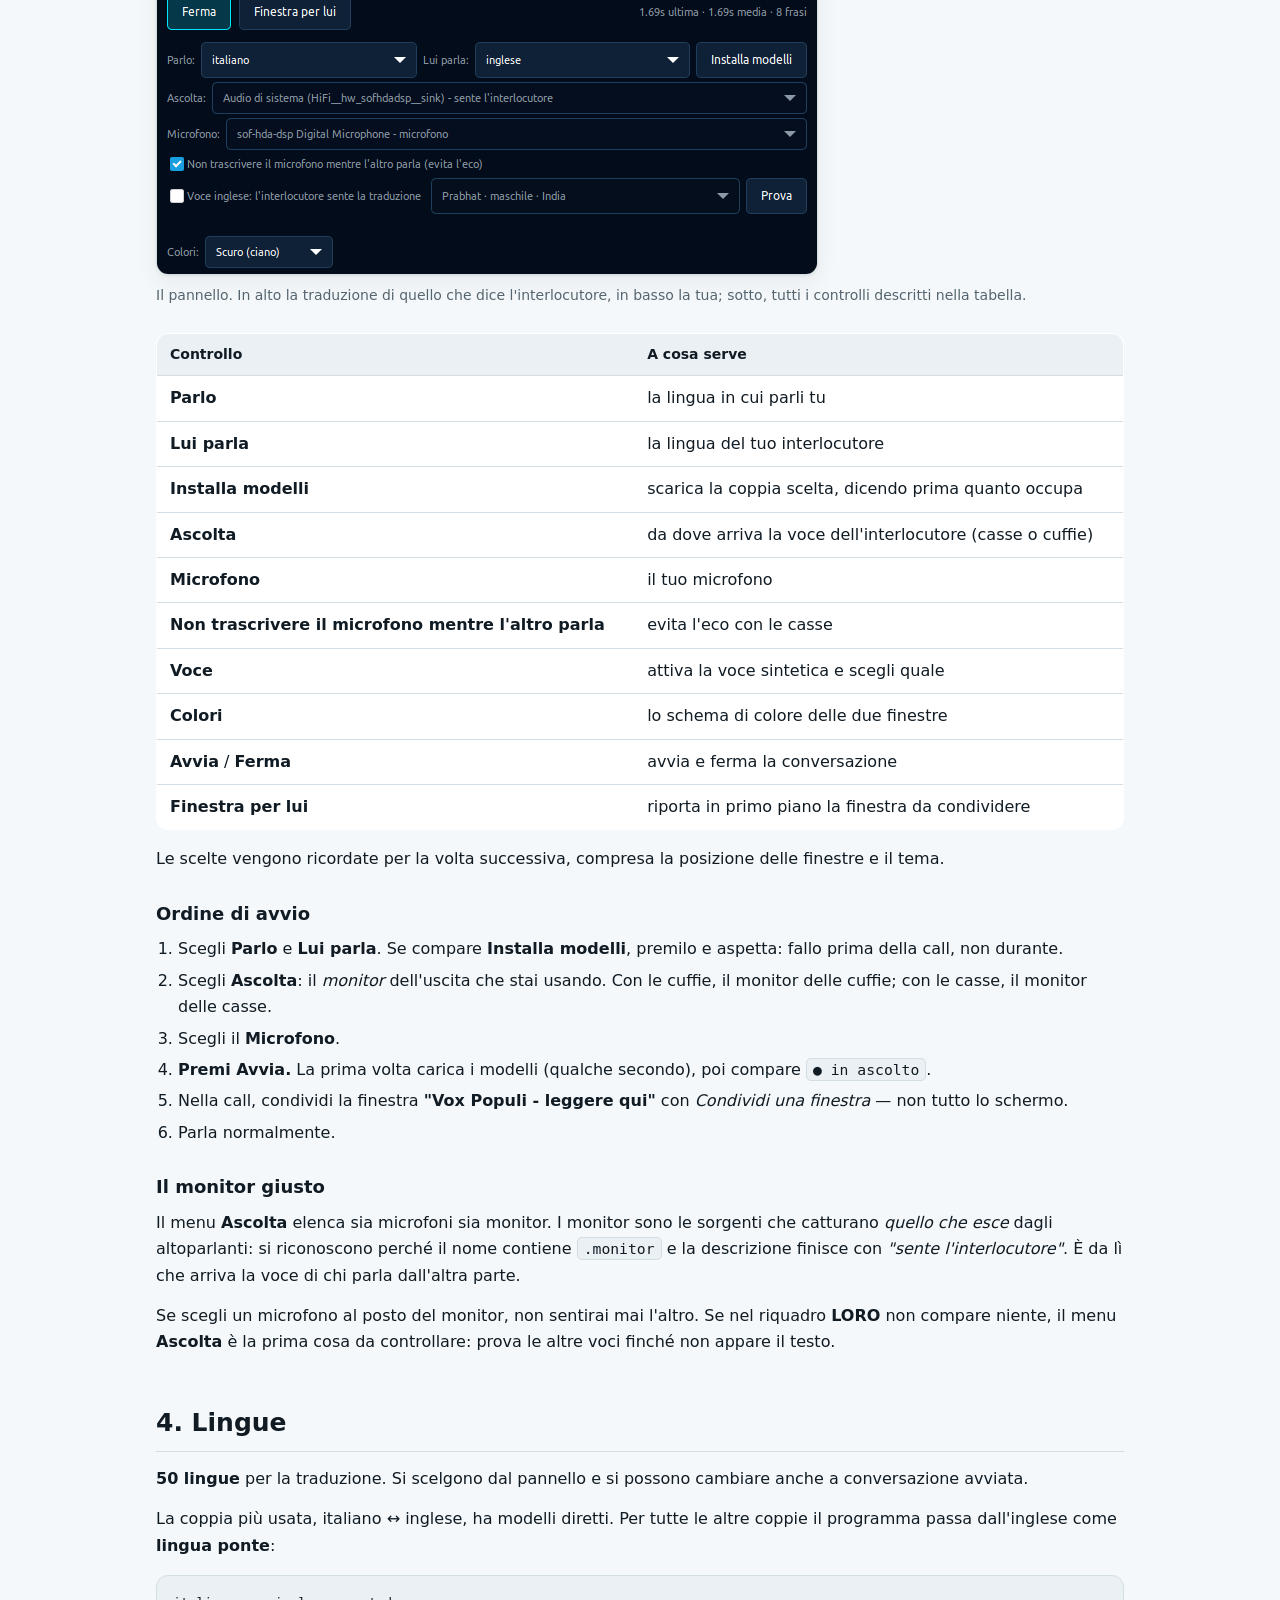
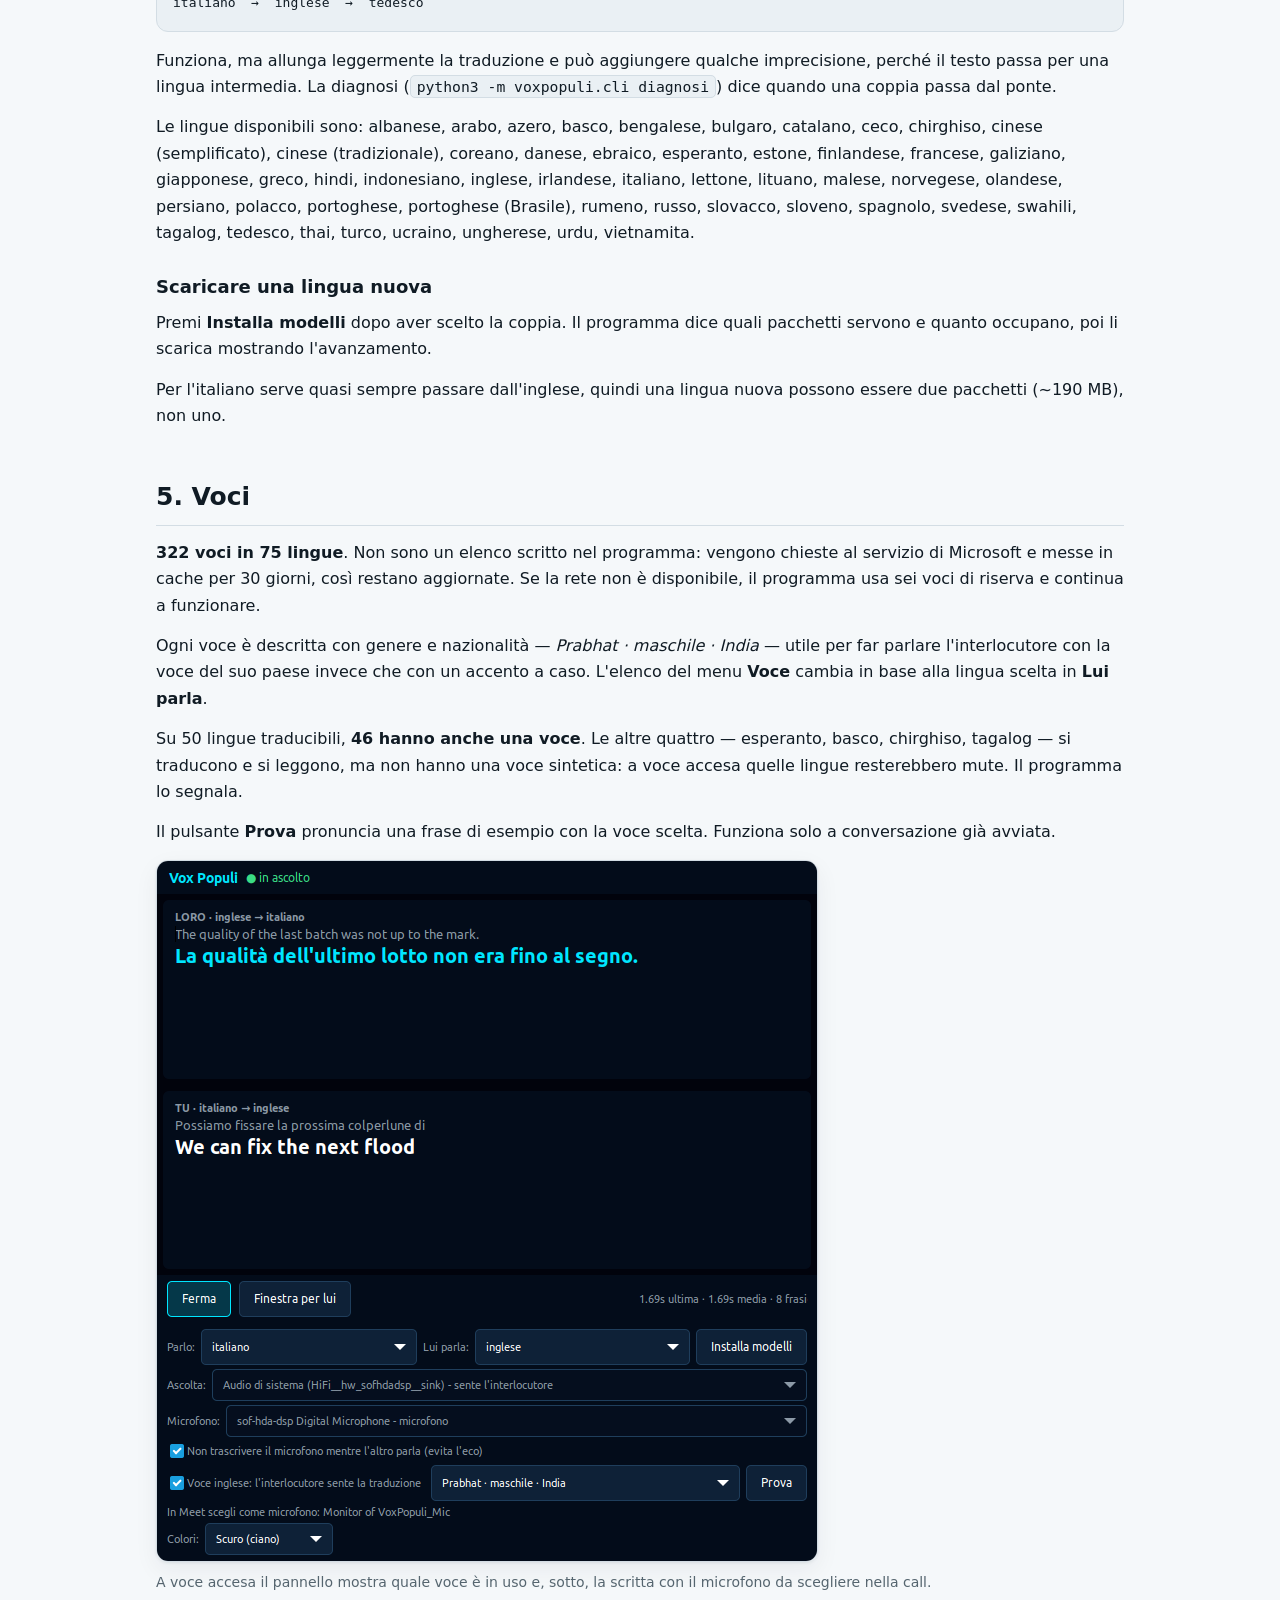
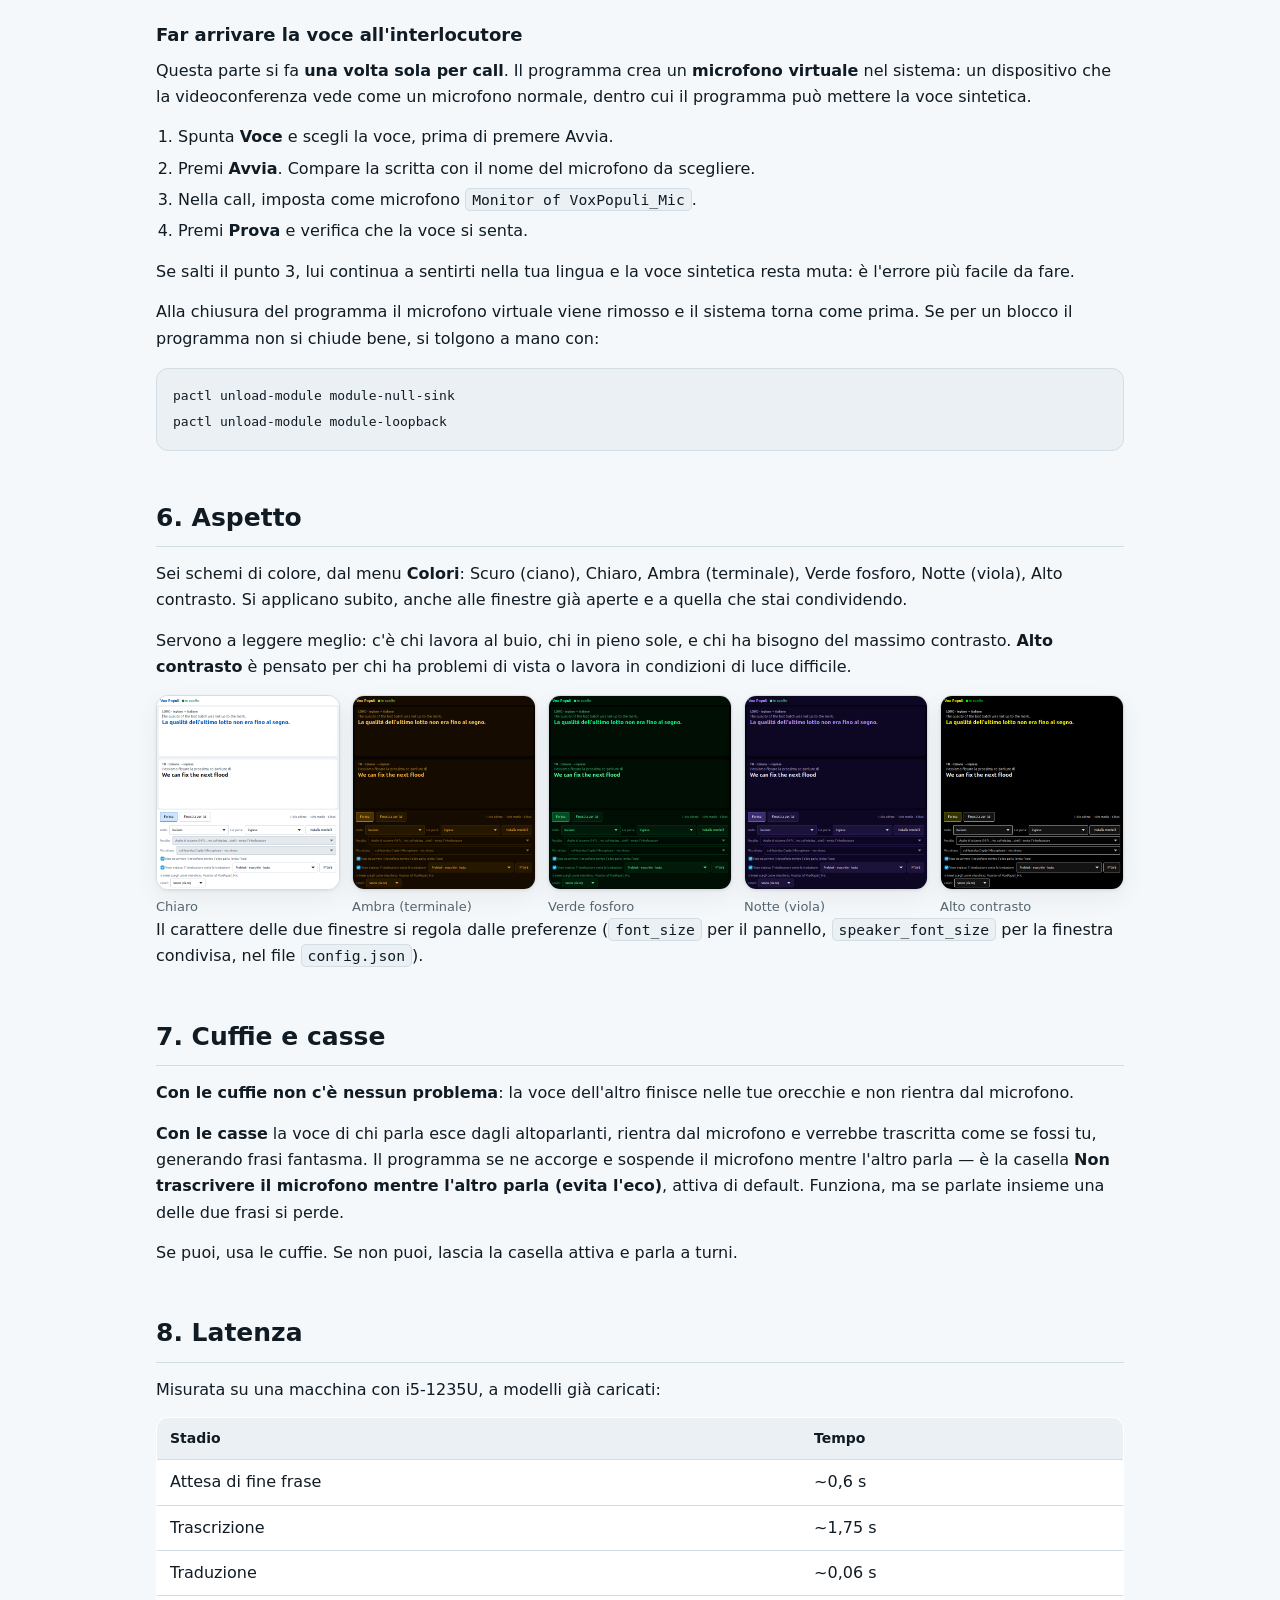
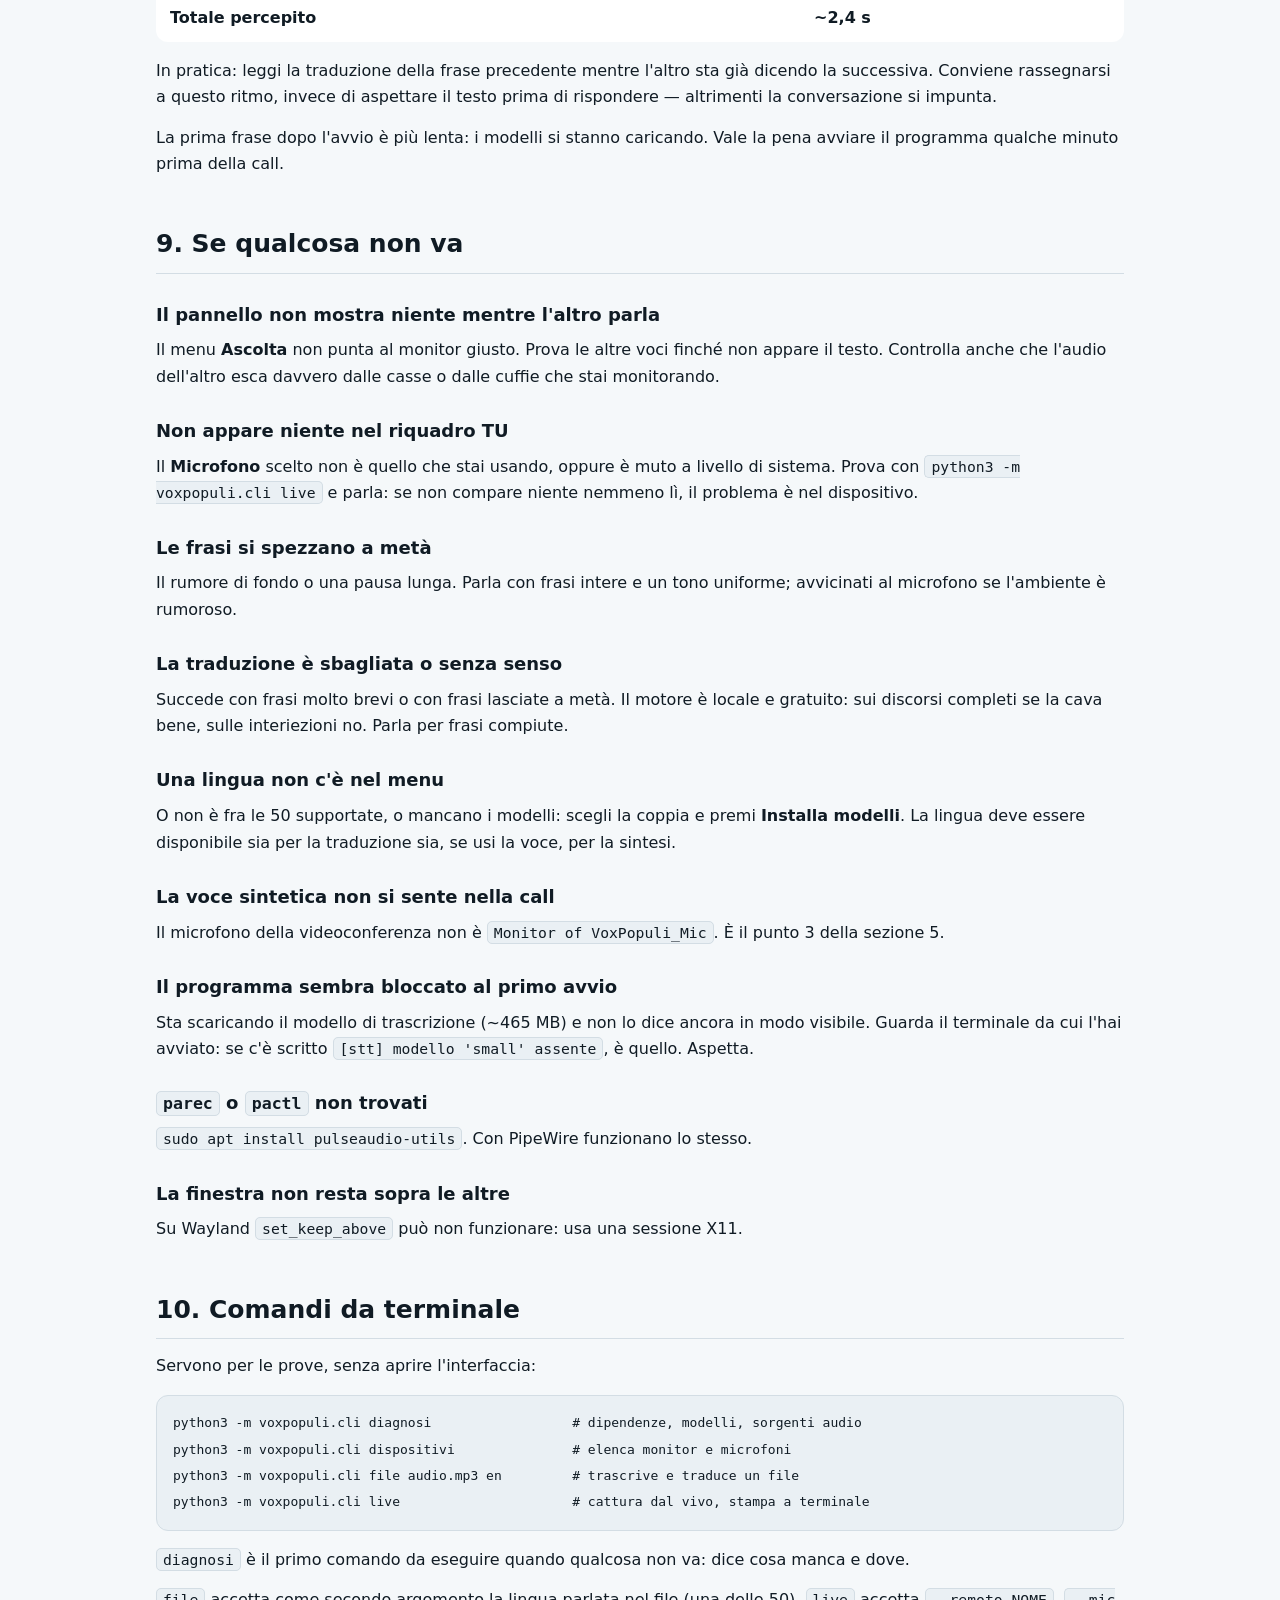
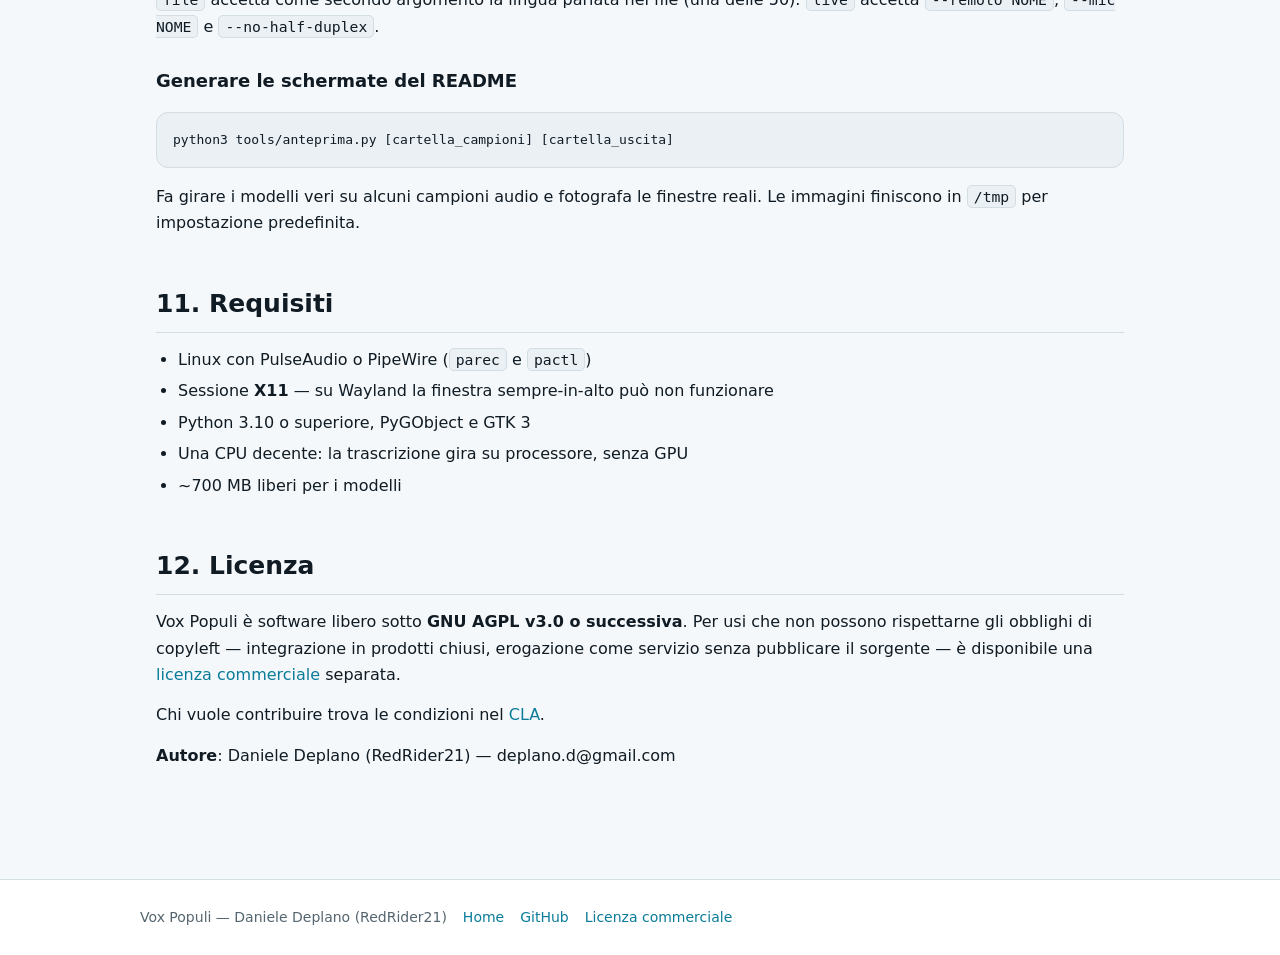
<file: docs/manuale.html>
<!DOCTYPE html>
<html lang="it">
<head>
<meta charset="utf-8">
<meta name="viewport" content="width=device-width, initial-scale=1">
<title>Manuale — Vox Populi</title>
<meta name="description" content="Manuale d'uso di Vox Populi: installazione, controlli del pannello, lingue, voci, microfono virtuale, temi, latenza, problemi frequenti.">
<link rel="stylesheet" href="stile.css">
</head>
<body>

<header class="top">
  <div class="riga">
    <span class="marchio"><a href="index.html" style="color:inherit">Vox Populi</a></span>
    <nav>
      <a href="index.html">Home</a>
      <a href="#installazione">Installazione</a>
      <a href="#lingue">Lingue</a>
      <a href="#voci">Voci</a>
      <a href="#problemi">Problemi</a>
      <a href="https://github.com/RedRider21/vox-populi">GitHub</a>
    </nav>
    <button id="cambia-tema" type="button">☾ Scuro</button>
  </div>
</header>

<div class="eroe">
  <h1>Manuale</h1>
  <p class="sottotitolo">
    Tutto quello che serve per installare, usare e, se qualcosa non va, capire
    perché. Per il giorno della call c'è un promemoria a parte, più asciutto:
    <a href="guida-call.html">guida per il giorno della call</a>.
  </p>
</div>

<main>

<section id="cos-e">
  <h2>1. Che cos'è</h2>
  <p>
    Vox Populi traduce una conversazione a due, in tempo reale, restando sul tuo
    computer. Ascolta due flussi audio — la voce dell'interlocutore, che arriva
    dalle casse o dalle cuffie, e la tua, che arriva dal microfono — li trascrive,
    li traduce e li mostra a schermo in due finestre: una per te, una da
    condividere.
  </p>
  <p>
    <strong>L'interlocutore non installa niente.</strong> Nessuna estensione,
    nessun account, nessun programma da avviare. Lui usa la sua solita
    applicazione di videoconferenza e vede una finestra condivisa, come se fosse
    una presentazione.
  </p>
  <p>
    Non viene inviato niente a Internet mentre conversi: i modelli girano sul tuo
    processore. Dopo il primo avvio funziona anche senza connessione.
  </p>

  <h3>Cosa sente e cosa vede l'altro</h3>
  <p>
    Questo è il punto da capire prima di iniziare, perché cambia il modo di
    parlare. Le due modalità si scelgono dalla casella <strong>Voce</strong> nel
    pannello.
  </p>
  <p><strong>A voce spenta</strong> (consigliato per iniziare) — lui ti sente parlare nella tua lingua e legge la traduzione:</p>
  <table>
    <tr><th></th><th>Tu senti</th><th>Lui sente</th><th>Lui vede</th></tr>
    <tr><td>Tu parli</td><td>la traduzione nel pannello</td><td><strong>la tua voce vera</strong></td><td>la traduzione, nella finestra condivisa</td></tr>
    <tr><td>Lui parla</td><td>la traduzione nel pannello</td><td>la propria voce, normalmente</td><td>—</td></tr>
  </table>
  <p>
    Si parla a turni: lui aspetta che tu finisca di leggere. È una conversazione
    più lenta, ma non serve nessun cambio di configurazione a metà strada.
  </p>
  <p><strong>A voce accesa</strong> — lui sente la traduzione pronunciata da una voce sintetica, nella sua lingua:</p>
  <table>
    <tr><th></th><th>Tu senti</th><th>Lui sente</th></tr>
    <tr><td>Tu parli</td><td>la traduzione nel pannello</td><td>un breve silenzio, <strong>poi la frase tradotta</strong></td></tr>
    <tr><td>Lui parla</td><td>la traduzione nel pannello</td><td>la propria voce, normalmente</td></tr>
  </table>
  <p>
    Il ritardo è la parte da accettare: mentre parli, lui non sente niente; appena
    finisci la frase, sente la traduzione. Non è simultanea, è a turni. Per questo
    la voce serve soprattutto a chi fatica a leggere mentre ascolta.
  </p>
</section>

<section id="installazione">
  <h2>2. Installazione</h2>

  <div class="avviso attenzione">
    <h3>Prima di scaricare: quanto occupa</h3>
    <p>
      Al primo avvio servono <strong>circa 655 MB</strong> di modelli. Ogni lingua
      in più costa circa <strong>190 MB per direzione</strong> e si scarica
      dall'applicazione, non da qui. La coppia italiano/inglese è inclusa.
    </p>
    <p>
      Se installi dal <strong>pacchetto .deb</strong> si aggiungono le librerie
      Python, che non esistono come pacchetti Debian: altri <strong>~1,5 GB</strong>,
      in una cartella dell'utente.
    </p>
    <p>
      <strong>Non parte mai un download da solo</strong>: <code>install.sh</code>
      dichiara quanto scaricherà e chiede conferma, e lo stesso fa l'avvio dal
      pacchetto; dall'app i modelli si scaricano solo premendo
      <em>Installa modelli</em>.
    </p>
  </div>

  <table>
    <tr><th>Cosa</th><th>Dove</th><th>Spazio</th></tr>
    <tr><td>Trascrizione (Whisper <code>small</code>)</td><td><code>~/.local/share/vox-populi/whisper/</code></td><td>~465 MB</td></tr>
    <tr><td>Traduzione italiano ↔ inglese</td><td><code>~/.local/share/vox-populi/modelli/</code></td><td>~190 MB</td></tr>
    <tr><td><code>torch</code> per CPU (solo dal pacchetto)</td><td><code>~/.local/share/vox-populi/venv/</code></td><td>~750 MB</td></tr>
    <tr><td><code>faster-whisper</code>, <code>argostranslate</code>, <code>edge-tts</code> (solo dal pacchetto)</td><td><code>~/.local/share/vox-populi/venv/</code></td><td>~750 MB</td></tr>
  </table>

  <h3>Procedura</h3>

  <p><strong>Dal pacchetto (consigliato).</strong> Scarica
  <code>vox-populi_0.1.0_all.deb</code> dalla
  <a href="https://github.com/RedRider21/vox-populi/releases/latest">pagina delle
  release</a> e aprilo con doppio clic: si installa come qualsiasi altro
  programma, senza terminale, e compare nel menu delle applicazioni. Al primo
  avvio prepara da sé le librerie Python. Per prepararle in anticipo, senza
  aprire l'interfaccia:</p>
<pre><code>vox-populi --prepara</code></pre>

  <p><strong>Dal sorgente.</strong> Su Debian, Ubuntu e affini:</p>
<pre><code>git clone https://github.com/RedRider21/vox-populi
cd vox-populi
./install.sh</code></pre>
  <p>Lo script:</p>
  <ol>
    <li>dice quanto occupa e chiede conferma (per saltare la domanda: <code>./install.sh --si</code>);</li>
    <li>installa i pacchetti di sistema mancanti (<code>python3-gi</code>, <code>pulseaudio-utils</code>, <code>ffmpeg</code>);</li>
    <li>installa le dipendenze Python;</li>
    <li>raccoglie in un'unica cartella i dati di eventuali versioni precedenti;</li>
    <li>scarica i modelli mancanti;</li>
    <li>esegue una diagnosi e dice se è tutto a posto.</li>
  </ol>
  <p>È idempotente: rilanciarlo non fa danni e non riscarica ciò che c'è già.</p>

  <h3>Dove finisce tutto</h3>
  <p>In <strong>una cartella sola</strong>, <code>~/.local/share/vox-populi/</code>:</p>
<pre><code>~/.local/share/vox-populi/
├── config.json     preferenze (dispositivi, lingue, tema, posizione finestre)
├── voci.json       elenco delle voci sintetiche, aggiornato da solo
├── modelli/        pacchetti di traduzione
├── whisper/        modello di trascrizione
└── venv/           librerie Python (solo se installato dal pacchetto)</code></pre>
  <p>
    Si copia su un'altra macchina e il programma è già configurato; si cancella e
    non resta niente. Il percorso si può spostare con la variabile d'ambiente
    <code>VOXPOPULI_DATA_DIR</code>.
  </p>

  <h3>Disinstallare</h3>
  <p>Dal pacchetto:</p>
<pre><code>sudo apt remove vox-populi            # il programma
rm -rf ~/.local/share/vox-populi      # modelli, preferenze e librerie</code></pre>
  <p>
    <code>apt remove</code> toglie solo il programma: modelli, preferenze e le
    librerie Python restano dove sono, perché stanno nella cartella dell'utente e
    valgono un paio di GB di download. Se non servono più, la seconda riga li
    cancella tutti insieme.
  </p>
  <p>
    Dal sorgente il programma è la cartella del progetto: cancellala, e poi la
    stessa riga per i dati dell'utente.
  </p>
</section>

<section id="avvio">
  <h2>3. Avvio e primo uso</h2>
  <p>Dal pacchetto basta <strong>Vox Populi</strong> nel menu delle applicazioni, oppure:</p>
<pre><code>vox-populi</code></pre>
  <p>Dal sorgente:</p>
<pre><code>./vox-populi</code></pre>
  <p>Si aprono due finestre:</p>
  <ul>
    <li><strong>Vox Populi</strong> — il pannello, quello che vedi tu. Resta sopra le altre finestre.</li>
    <li><strong>Vox Populi - leggere qui</strong> — la finestra grande, quella che condividi.</li>
  </ul>
  <figure>
    <img src="img/speaker.png" alt="La finestra condivisa, con le ultime frasi tradotte in testo molto grande su fondo nero">
    <figcaption>
      La finestra <strong>"Vox Populi - leggere qui"</strong>: è questa che
      condividi nella call, ed è questa che l'interlocutore legge.
    </figcaption>
  </figure>

  <h3>I controlli del pannello</h3>
  <figure>
    <img src="img/pannello.png" alt="Il pannello con la conversazione in corso e, in basso, i menu delle lingue, dei dispositivi, della voce e dei colori">
    <figcaption>
      Il pannello. In alto la traduzione di quello che dice l'interlocutore, in
      basso la tua; sotto, tutti i controlli descritti nella tabella.
    </figcaption>
  </figure>
  <table>
    <tr><th>Controllo</th><th>A cosa serve</th></tr>
    <tr><td><strong>Parlo</strong></td><td>la lingua in cui parli tu</td></tr>
    <tr><td><strong>Lui parla</strong></td><td>la lingua del tuo interlocutore</td></tr>
    <tr><td><strong>Installa modelli</strong></td><td>scarica la coppia scelta, dicendo prima quanto occupa</td></tr>
    <tr><td><strong>Ascolta</strong></td><td>da dove arriva la voce dell'interlocutore (casse o cuffie)</td></tr>
    <tr><td><strong>Microfono</strong></td><td>il tuo microfono</td></tr>
    <tr><td><strong>Non trascrivere il microfono mentre l'altro parla</strong></td><td>evita l'eco con le casse</td></tr>
    <tr><td><strong>Voce</strong></td><td>attiva la voce sintetica e scegli quale</td></tr>
    <tr><td><strong>Colori</strong></td><td>lo schema di colore delle due finestre</td></tr>
    <tr><td><strong>Avvia</strong> / <strong>Ferma</strong></td><td>avvia e ferma la conversazione</td></tr>
    <tr><td><strong>Finestra per lui</strong></td><td>riporta in primo piano la finestra da condividere</td></tr>
  </table>
  <p>
    Le scelte vengono ricordate per la volta successiva, compresa la posizione
    delle finestre e il tema.
  </p>

  <h3>Ordine di avvio</h3>
  <ol>
    <li>Scegli <strong>Parlo</strong> e <strong>Lui parla</strong>. Se compare <strong>Installa modelli</strong>, premilo e aspetta: fallo prima della call, non durante.</li>
    <li>Scegli <strong>Ascolta</strong>: il <em>monitor</em> dell'uscita che stai usando. Con le cuffie, il monitor delle cuffie; con le casse, il monitor delle casse.</li>
    <li>Scegli il <strong>Microfono</strong>.</li>
    <li><strong>Premi Avvia.</strong> La prima volta carica i modelli (qualche secondo), poi compare <code>● in ascolto</code>.</li>
    <li>Nella call, condividi la finestra <strong>"Vox Populi - leggere qui"</strong> con <em>Condividi una finestra</em> — non tutto lo schermo.</li>
    <li>Parla normalmente.</li>
  </ol>

  <h3>Il monitor giusto</h3>
  <p>
    Il menu <strong>Ascolta</strong> elenca sia microfoni sia monitor. I monitor
    sono le sorgenti che catturano <em>quello che esce</em> dagli altoparlanti: si
    riconoscono perché il nome contiene <code>.monitor</code> e la descrizione
    finisce con <em>"sente l'interlocutore"</em>. È da lì che arriva la voce di chi
    parla dall'altra parte.
  </p>
  <p>
    Se scegli un microfono al posto del monitor, non sentirai mai l'altro. Se nel
    riquadro <strong>LORO</strong> non compare niente, il menu <strong>Ascolta</strong>
    è la prima cosa da controllare: prova le altre voci finché non appare il testo.
  </p>
</section>

<section id="lingue">
  <h2>4. Lingue</h2>
  <p>
    <strong>50 lingue</strong> per la traduzione. Si scelgono dal pannello e si
    possono cambiare anche a conversazione avviata.
  </p>
  <p>
    La coppia più usata, italiano ↔ inglese, ha modelli diretti. Per tutte le
    altre coppie il programma passa dall'inglese come <strong>lingua ponte</strong>:
  </p>
<pre><code>italiano  →  inglese  →  tedesco</code></pre>
  <p>
    Funziona, ma allunga leggermente la traduzione e può aggiungere qualche
    imprecisione, perché il testo passa per una lingua intermedia. La diagnosi
    (<code>python3 -m voxpopuli.cli diagnosi</code>) dice quando una coppia passa
    dal ponte.
  </p>
  <p>Le lingue disponibili sono: albanese, arabo, azero, basco, bengalese, bulgaro,
  catalano, ceco, chirghiso, cinese (semplificato), cinese (tradizionale),
  coreano, danese, ebraico, esperanto, estone, finlandese, francese, galiziano,
  giapponese, greco, hindi, indonesiano, inglese, irlandese, italiano, lettone,
  lituano, malese, norvegese, olandese, persiano, polacco, portoghese,
  portoghese (Brasile), rumeno, russo, slovacco, sloveno, spagnolo, svedese,
  swahili, tagalog, tedesco, thai, turco, ucraino, ungherese, urdu, vietnamita.</p>

  <h3>Scaricare una lingua nuova</h3>
  <p>
    Premi <strong>Installa modelli</strong> dopo aver scelto la coppia. Il
    programma dice quali pacchetti servono e quanto occupano, poi li scarica
    mostrando l'avanzamento.
  </p>
  <p>
    Per l'italiano serve quasi sempre passare dall'inglese, quindi una lingua
    nuova possono essere due pacchetti (~190 MB), non uno.
  </p>
</section>

<section id="voci">
  <h2>5. Voci</h2>
  <p>
    <strong>322 voci in 75 lingue</strong>. Non sono un elenco scritto nel
    programma: vengono chieste al servizio di Microsoft e messe in cache per 30
    giorni, così restano aggiornate. Se la rete non è disponibile, il programma
    usa sei voci di riserva e continua a funzionare.
  </p>
  <p>
    Ogni voce è descritta con genere e nazionalità — <em>Prabhat · maschile ·
    India</em> — utile per far parlare l'interlocutore con la voce del suo paese
    invece che con un accento a caso. L'elenco del menu <strong>Voce</strong>
    cambia in base alla lingua scelta in <strong>Lui parla</strong>.
  </p>
  <p>
    Su 50 lingue traducibili, <strong>46 hanno anche una voce</strong>. Le altre
    quattro — esperanto, basco, chirghiso, tagalog — si traducono e si leggono,
    ma non hanno una voce sintetica: a voce accesa quelle lingue resterebbero
    mute. Il programma lo segnala.
  </p>
  <p>
    Il pulsante <strong>Prova</strong> pronuncia una frase di esempio con la voce
    scelta. Funziona solo a conversazione già avviata.
  </p>
  <figure>
    <img src="img/pannello-voce.png" alt="Il pannello con la voce sintetica accesa e la voce scelta nel menu, accanto al pulsante Prova">
    <figcaption>
      A voce accesa il pannello mostra quale voce è in uso e, sotto, la scritta
      con il microfono da scegliere nella call.
    </figcaption>
  </figure>

  <h3>Far arrivare la voce all'interlocutore</h3>
  <p>
    Questa parte si fa <strong>una volta sola per call</strong>. Il programma crea
    un <strong>microfono virtuale</strong> nel sistema: un dispositivo che la
    videoconferenza vede come un microfono normale, dentro cui il programma può
    mettere la voce sintetica.
  </p>
  <ol>
    <li>Spunta <strong>Voce</strong> e scegli la voce, prima di premere Avvia.</li>
    <li>Premi <strong>Avvia</strong>. Compare la scritta con il nome del microfono da scegliere.</li>
    <li>Nella call, imposta come microfono <code>Monitor of VoxPopuli_Mic</code>.</li>
    <li>Premi <strong>Prova</strong> e verifica che la voce si senta.</li>
  </ol>
  <p>
    Se salti il punto 3, lui continua a sentirti nella tua lingua e la voce
    sintetica resta muta: è l'errore più facile da fare.
  </p>
  <p>Alla chiusura del programma il microfono virtuale viene rimosso e il sistema
  torna come prima. Se per un blocco il programma non si chiude bene, si tolgono
  a mano con:</p>
<pre><code>pactl unload-module module-null-sink
pactl unload-module module-loopback</code></pre>
</section>

<section id="aspetto">
  <h2>6. Aspetto</h2>
  <p>
    Sei schemi di colore, dal menu <strong>Colori</strong>: Scuro (ciano), Chiaro,
    Ambra (terminale), Verde fosforo, Notte (viola), Alto contrasto. Si applicano
    subito, anche alle finestre già aperte e a quella che stai condividendo.
  </p>
  <p>
    Servono a leggere meglio: c'è chi lavora al buio, chi in pieno sole, e chi ha
    bisogno del massimo contrasto. <strong>Alto contrasto</strong> è pensato per
    chi ha problemi di vista o lavora in condizioni di luce difficile.
  </p>

  <div class="temi">
    <figure>
      <img src="img/tema-chiaro.png" alt="Tema chiaro">
      <figcaption>Chiaro</figcaption>
    </figure>
    <figure>
      <img src="img/tema-ambra.png" alt="Tema ambra, colori da terminale">
      <figcaption>Ambra (terminale)</figcaption>
    </figure>
    <figure>
      <img src="img/tema-verde.png" alt="Tema verde fosforo">
      <figcaption>Verde fosforo</figcaption>
    </figure>
    <figure>
      <img src="img/tema-notte.png" alt="Tema notte, viola">
      <figcaption>Notte (viola)</figcaption>
    </figure>
    <figure>
      <img src="img/tema-contrasto.png" alt="Tema ad alto contrasto, bianco su nero">
      <figcaption>Alto contrasto</figcaption>
    </figure>
  </div>

  <p>
    Il carattere delle due finestre si regola dalle preferenze
    (<code>font_size</code> per il pannello, <code>speaker_font_size</code> per la
    finestra condivisa, nel file <code>config.json</code>).
  </p>
</section>

<section id="cuffie">
  <h2>7. Cuffie e casse</h2>
  <p>
    <strong>Con le cuffie non c'è nessun problema</strong>: la voce dell'altro
    finisce nelle tue orecchie e non rientra dal microfono.
  </p>
  <p>
    <strong>Con le casse</strong> la voce di chi parla esce dagli altoparlanti,
    rientra dal microfono e verrebbe trascritta come se fossi tu, generando frasi
    fantasma. Il programma se ne accorge e sospende il microfono mentre l'altro
    parla — è la casella <strong>Non trascrivere il microfono mentre l'altro parla
    (evita l'eco)</strong>, attiva di default. Funziona, ma se parlate insieme una
    delle due frasi si perde.
  </p>
  <p>Se puoi, usa le cuffie. Se non puoi, lascia la casella attiva e parla a turni.</p>
</section>

<section id="latenza">
  <h2>8. Latenza</h2>
  <p>Misurata su una macchina con i5-1235U, a modelli già caricati:</p>
  <table>
    <tr><th>Stadio</th><th>Tempo</th></tr>
    <tr><td>Attesa di fine frase</td><td>~0,6 s</td></tr>
    <tr><td>Trascrizione</td><td>~1,75 s</td></tr>
    <tr><td>Traduzione</td><td>~0,06 s</td></tr>
    <tr><td><strong>Totale percepito</strong></td><td><strong>~2,4 s</strong></td></tr>
  </table>
  <p>
    In pratica: leggi la traduzione della frase precedente mentre l'altro sta già
    dicendo la successiva. Conviene rassegnarsi a questo ritmo, invece di
    aspettare il testo prima di rispondere — altrimenti la conversazione si
    impunta.
  </p>
  <p>
    La prima frase dopo l'avvio è più lenta: i modelli si stanno caricando. Vale
    la pena avviare il programma qualche minuto prima della call.
  </p>
</section>

<section id="problemi">
  <h2>9. Se qualcosa non va</h2>

  <h3>Il pannello non mostra niente mentre l'altro parla</h3>
  <p>
    Il menu <strong>Ascolta</strong> non punta al monitor giusto. Prova le altre
    voci finché non appare il testo. Controlla anche che l'audio dell'altro esca
    davvero dalle casse o dalle cuffie che stai monitorando.
  </p>

  <h3>Non appare niente nel riquadro TU</h3>
  <p>
    Il <strong>Microfono</strong> scelto non è quello che stai usando, oppure è
    muto a livello di sistema. Prova con <code>python3 -m voxpopuli.cli live</code>
    e parla: se non compare niente nemmeno lì, il problema è nel dispositivo.
  </p>

  <h3>Le frasi si spezzano a metà</h3>
  <p>
    Il rumore di fondo o una pausa lunga. Parla con frasi intere e un tono
    uniforme; avvicinati al microfono se l'ambiente è rumoroso.
  </p>

  <h3>La traduzione è sbagliata o senza senso</h3>
  <p>
    Succede con frasi molto brevi o con frasi lasciate a metà. Il motore è locale
    e gratuito: sui discorsi completi se la cava bene, sulle interiezioni no.
    Parla per frasi compiute.
  </p>

  <h3>Una lingua non c'è nel menu</h3>
  <p>
    O non è fra le 50 supportate, o mancano i modelli: scegli la coppia e premi
    <strong>Installa modelli</strong>. La lingua deve essere disponibile sia per
    la traduzione sia, se usi la voce, per la sintesi.
  </p>

  <h3>La voce sintetica non si sente nella call</h3>
  <p>
    Il microfono della videoconferenza non è <code>Monitor of VoxPopuli_Mic</code>.
    È il punto 3 della sezione 5.
  </p>

  <h3>Il programma sembra bloccato al primo avvio</h3>
  <p>
    Sta scaricando il modello di trascrizione (~465 MB) e non lo dice ancora in
    modo visibile. Guarda il terminale da cui l'hai avviato: se c'è scritto
    <code>[stt] modello 'small' assente</code>, è quello. Aspetta.
  </p>

  <h3><code>parec</code> o <code>pactl</code> non trovati</h3>
  <p><code>sudo apt install pulseaudio-utils</code>. Con PipeWire funzionano lo stesso.</p>

  <h3>La finestra non resta sopra le altre</h3>
  <p>Su Wayland <code>set_keep_above</code> può non funzionare: usa una sessione X11.</p>
</section>

<section id="terminal">
  <h2>10. Comandi da terminale</h2>
  <p>Servono per le prove, senza aprire l'interfaccia:</p>
<pre><code>python3 -m voxpopuli.cli diagnosi                  # dipendenze, modelli, sorgenti audio
python3 -m voxpopuli.cli dispositivi               # elenca monitor e microfoni
python3 -m voxpopuli.cli file audio.mp3 en         # trascrive e traduce un file
python3 -m voxpopuli.cli live                      # cattura dal vivo, stampa a terminale</code></pre>
  <p>
    <code>diagnosi</code> è il primo comando da eseguire quando qualcosa non va:
    dice cosa manca e dove.
  </p>
  <p>
    <code>file</code> accetta come secondo argomento la lingua parlata nel file
    (una delle 50). <code>live</code> accetta <code>--remoto NOME</code>,
    <code>--mic NOME</code> e <code>--no-half-duplex</code>.
  </p>

  <h3>Generare le schermate del README</h3>
<pre><code>python3 tools/anteprima.py [cartella_campioni] [cartella_uscita]</code></pre>
  <p>
    Fa girare i modelli veri su alcuni campioni audio e fotografa le finestre
    reali. Le immagini finiscono in <code>/tmp</code> per impostazione predefinita.
  </p>
</section>

<section id="requisiti">
  <h2>11. Requisiti</h2>
  <ul>
    <li>Linux con PulseAudio o PipeWire (<code>parec</code> e <code>pactl</code>)</li>
    <li>Sessione <strong>X11</strong> — su Wayland la finestra sempre-in-alto può non funzionare</li>
    <li>Python 3.10 o superiore, PyGObject e GTK 3</li>
    <li>Una CPU decente: la trascrizione gira su processore, senza GPU</li>
    <li>~700 MB liberi per i modelli</li>
  </ul>
</section>

<section id="licenza">
  <h2>12. Licenza</h2>
  <p>
    Vox Populi è software libero sotto <strong>GNU AGPL v3.0 o successiva</strong>.
    Per usi che non possono rispettarne gli obblighi di copyleft — integrazione in
    prodotti chiusi, erogazione come servizio senza pubblicare il sorgente — è
    disponibile una
    <a href="https://github.com/RedRider21/vox-populi/blob/master/COMMERCIAL.md">licenza commerciale</a>
    separata.
  </p>
  <p>
    Chi vuole contribuire trova le condizioni nel
    <a href="https://github.com/RedRider21/vox-populi/blob/master/CLA.md">CLA</a>.
  </p>
  <p><strong>Autore</strong>: Daniele Deplano (RedRider21) — deplano.d@gmail.com</p>
</section>

</main>

<footer>
  <div class="riga">
    <span>Vox Populi — Daniele Deplano (RedRider21)</span>
    <a href="index.html">Home</a>
    <a href="https://github.com/RedRider21/vox-populi">GitHub</a>
    <a href="https://github.com/RedRider21/vox-populi/blob/master/COMMERCIAL.md">Licenza commerciale</a>
  </div>
</footer>

<button id="torna-su" type="button" aria-label="Torna su">↑</button>

<script src="sito.js"></script>
</body>
</html>
</file>
<file: docs/stile.css>
/* Vox Populi - foglio di stile del sito. Nessuna dipendenza esterna.
   Due temi, chiaro e scuro: di serie segue le preferenze del sistema, il
   pulsante in alto a destra ne forza uno e lo ricorda.
   I colori sono quelli del tema "scuro" dell'applicazione, cosi' il sito e
   il programma si somigliano. */

:root {
  --accent: #0a7c99;
  --accent-forte: #00b8d4;
  --fondo: #f5f8fa;
  --fondo-2: #ffffff;
  --fondo-3: #eaf0f4;
  --testo: #101b24;
  --testo-tenue: #55656f;
  --bordo: #d3dde4;
  --ombra: 0 1px 3px rgba(16,40,55,.08), 0 8px 24px rgba(16,40,55,.06);
  --raggio: 12px;
  --larghezza: 1000px;
}

html[data-tema="scuro"] {
  --accent: #00e5ff;
  --accent-forte: #7df3ff;
  --fondo: #050a14;
  --fondo-2: #0a1422;
  --fondo-3: #0b1a28;
  --testo: #d6f6ff;
  --testo-tenue: #7fa3b3;
  --bordo: #17293a;
  --ombra: 0 1px 3px rgba(0,0,0,.5), 0 10px 30px rgba(0,0,0,.45);
}

@media (prefers-color-scheme: dark) {
  html:not([data-tema="chiaro"]) {
    --accent: #00e5ff;
    --accent-forte: #7df3ff;
    --fondo: #050a14;
    --fondo-2: #0a1422;
    --fondo-3: #0b1a28;
    --testo: #d6f6ff;
    --testo-tenue: #7fa3b3;
    --bordo: #17293a;
    --ombra: 0 1px 3px rgba(0,0,0,.5), 0 10px 30px rgba(0,0,0,.45);
  }
}

* { box-sizing: border-box; }

body {
  margin: 0;
  background: var(--fondo);
  color: var(--testo);
  font: 16px/1.65 system-ui, -apple-system, "Segoe UI", Cantarell, sans-serif;
  -webkit-font-smoothing: antialiased;
}

a { color: var(--accent); text-decoration: none; }
a:hover { text-decoration: underline; }

img { max-width: 100%; height: auto; }

/* ------------------------------------------------------- intestazione ---- */
header.top {
  position: sticky; top: 0; z-index: 50;
  background: var(--fondo);
  border-bottom: 1px solid var(--bordo);
}
.top .riga {
  max-width: var(--larghezza); margin: 0 auto; padding: 10px 16px;
  display: flex; align-items: center; gap: 14px;
}
.top .marchio { font-weight: 700; letter-spacing: .3px; }
.top nav { margin-left: auto; display: flex; gap: 4px; align-items: center; }
.top nav a {
  color: var(--testo-tenue); padding: 6px 10px; border-radius: 8px;
  font-size: 14px;
}
.top nav a:hover { background: var(--fondo-3); color: var(--testo); text-decoration: none; }

#cambia-tema {
  background: var(--fondo-3); color: var(--testo);
  border: 1px solid var(--bordo); border-radius: 8px;
  padding: 6px 12px; font: inherit; font-size: 13px; cursor: pointer;
}
#cambia-tema:hover { border-color: var(--accent); }

/* --------------------------------------------------------------- testa ---- */
.eroe {
  max-width: var(--larghezza); margin: 0 auto; padding: 56px 16px 28px;
}
.eroe h1 {
  font-size: clamp(30px, 5vw, 46px); line-height: 1.15; margin: 0 0 12px;
}
.eroe .sottotitolo {
  font-size: clamp(17px, 2.2vw, 21px); color: var(--testo-tenue);
  margin: 0 0 26px; max-width: 42em;
}
.eroe .pulsanti { display: flex; flex-wrap: wrap; gap: 10px; }
.pulsante {
  display: inline-block; padding: 11px 20px; border-radius: 9px;
  border: 1px solid var(--bordo); background: var(--fondo-2);
  color: var(--testo); font-weight: 600; font-size: 15px;
}
.pulsante:hover { border-color: var(--accent); text-decoration: none; }
.pulsante.principale {
  background: var(--accent); border-color: var(--accent); color: #04121a;
}
.pulsante.principale:hover { background: var(--accent-forte); }

/* --------------------------------------------------------------- corpo ---- */
main { max-width: var(--larghezza); margin: 0 auto; padding: 0 16px 64px; }

section { margin: 0 0 46px; }
section h2 {
  font-size: 25px; margin: 0 0 14px; padding-bottom: 8px;
  border-bottom: 1px solid var(--bordo);
}
section h3 { font-size: 18px; margin: 26px 0 8px; }
p { margin: 0 0 14px; }
ul, ol { margin: 0 0 14px; padding-left: 22px; }
li { margin-bottom: 5px; }

code {
  font-family: ui-monospace, "Cascadia Code", "DejaVu Sans Mono", monospace;
  font-size: .92em; background: var(--fondo-3); padding: 2px 6px;
  border-radius: 5px; border: 1px solid var(--bordo);
}
pre {
  background: var(--fondo-3); border: 1px solid var(--bordo);
  border-radius: var(--raggio); padding: 14px 16px; overflow-x: auto;
}
pre code { background: none; border: none; padding: 0; font-size: 13px; }

table {
  width: 100%; border-collapse: collapse; margin: 0 0 16px;
  background: var(--fondo-2); border: 1px solid var(--bordo);
  border-radius: var(--raggio); overflow: hidden;
}
th, td { padding: 9px 13px; text-align: left; border-bottom: 1px solid var(--bordo); }
th { background: var(--fondo-3); font-size: 14px; }
tr:last-child td { border-bottom: none; }

/* riquadri ---------------------------------------------------------------- */
.avviso {
  background: var(--fondo-2); border: 1px solid var(--bordo);
  border-left: 3px solid var(--accent);
  border-radius: var(--raggio); padding: 16px 20px; margin: 0 0 24px;
  box-shadow: var(--ombra);
}
.avviso h3 { margin-top: 0; }
.avviso.attenzione { border-left-color: #e0a030; }
html[data-tema="scuro"] .avviso.attenzione { border-left-color: #ffcc66; }

.griglia { display: grid; gap: 14px; }
.griglia.due { grid-template-columns: repeat(auto-fit, minmax(280px, 1fr)); }
.scheda {
  background: var(--fondo-2); border: 1px solid var(--bordo);
  border-radius: var(--raggio); padding: 18px 20px;
}
.scheda h3 { margin-top: 0; font-size: 17px; }
.scheda p:last-child { margin-bottom: 0; }

.numero { font-size: 30px; font-weight: 700; color: var(--accent); line-height: 1.1; }
.numero + .etichetta { color: var(--testo-tenue); font-size: 14px; }

/* figure ------------------------------------------------------------------ */
figure { margin: 0 0 26px; }
figure img {
  border: 1px solid var(--bordo); border-radius: var(--raggio);
  box-shadow: var(--ombra); display: block;
}
figcaption {
  color: var(--testo-tenue); font-size: 14px; margin-top: 9px;
}
.temi { display: grid; gap: 12px; grid-template-columns: repeat(auto-fit, minmax(180px, 1fr)); }
.temi figure { margin: 0; }
.temi figcaption { margin-top: 6px; font-size: 13px; }

/* fondo ------------------------------------------------------------------- */
footer {
  border-top: 1px solid var(--bordo); background: var(--fondo-2);
  padding: 26px 16px; color: var(--testo-tenue); font-size: 14px;
}
footer .riga {
  max-width: var(--larghezza); margin: 0 auto;
  display: flex; flex-wrap: wrap; gap: 16px;
}

/* torna su ----------------------------------------------------------------- */
#torna-su {
  position: fixed; right: 18px; bottom: 18px; z-index: 60;
  width: 42px; height: 42px; border-radius: 50%;
  background: var(--fondo-2); color: var(--testo);
  border: 1px solid var(--bordo); box-shadow: var(--ombra);
  font-size: 17px; cursor: pointer;
  opacity: 0; pointer-events: none; transition: opacity .2s;
}
#torna-su.visibile { opacity: 1; pointer-events: auto; }
#torna-su:hover { border-color: var(--accent); }

@media (max-width: 600px) {
  .top nav { display: none; }
  .eroe { padding-top: 34px; }
  th, td { padding: 8px 10px; font-size: 14px; }
}
</file>
